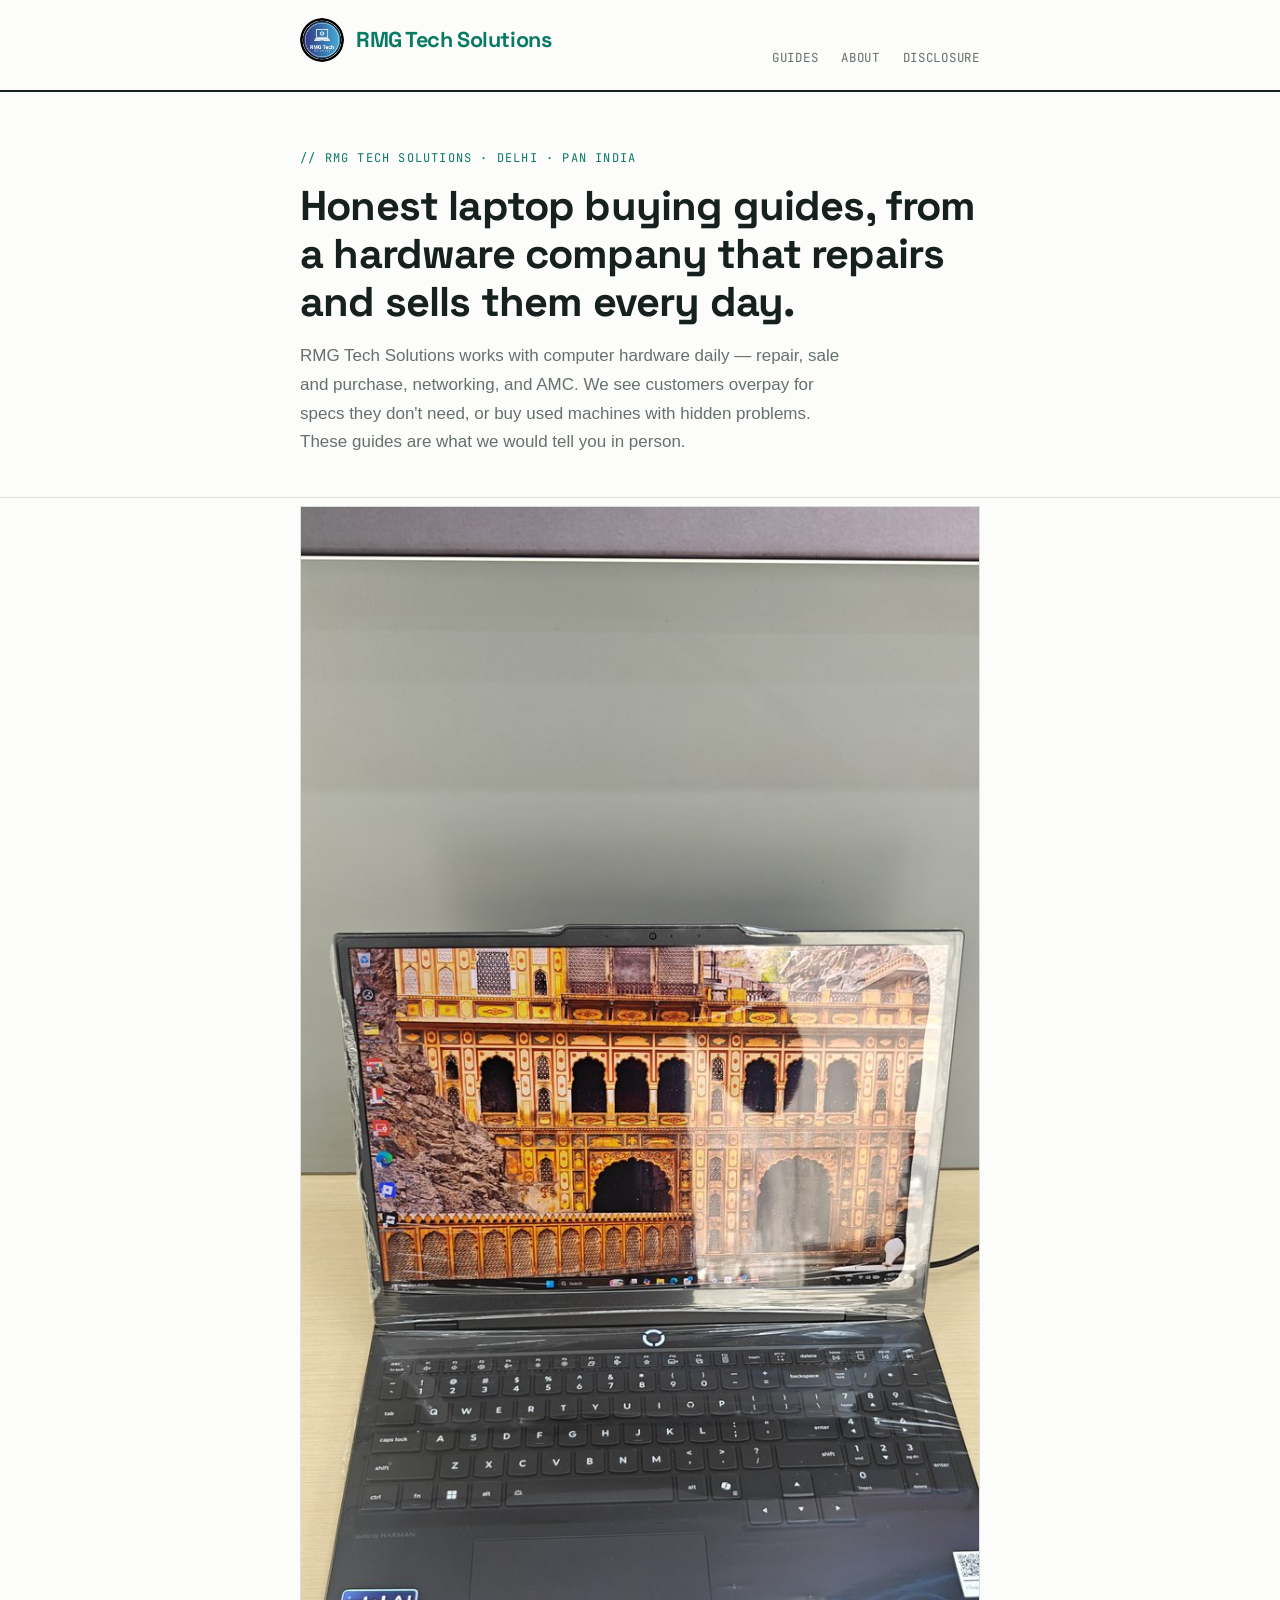
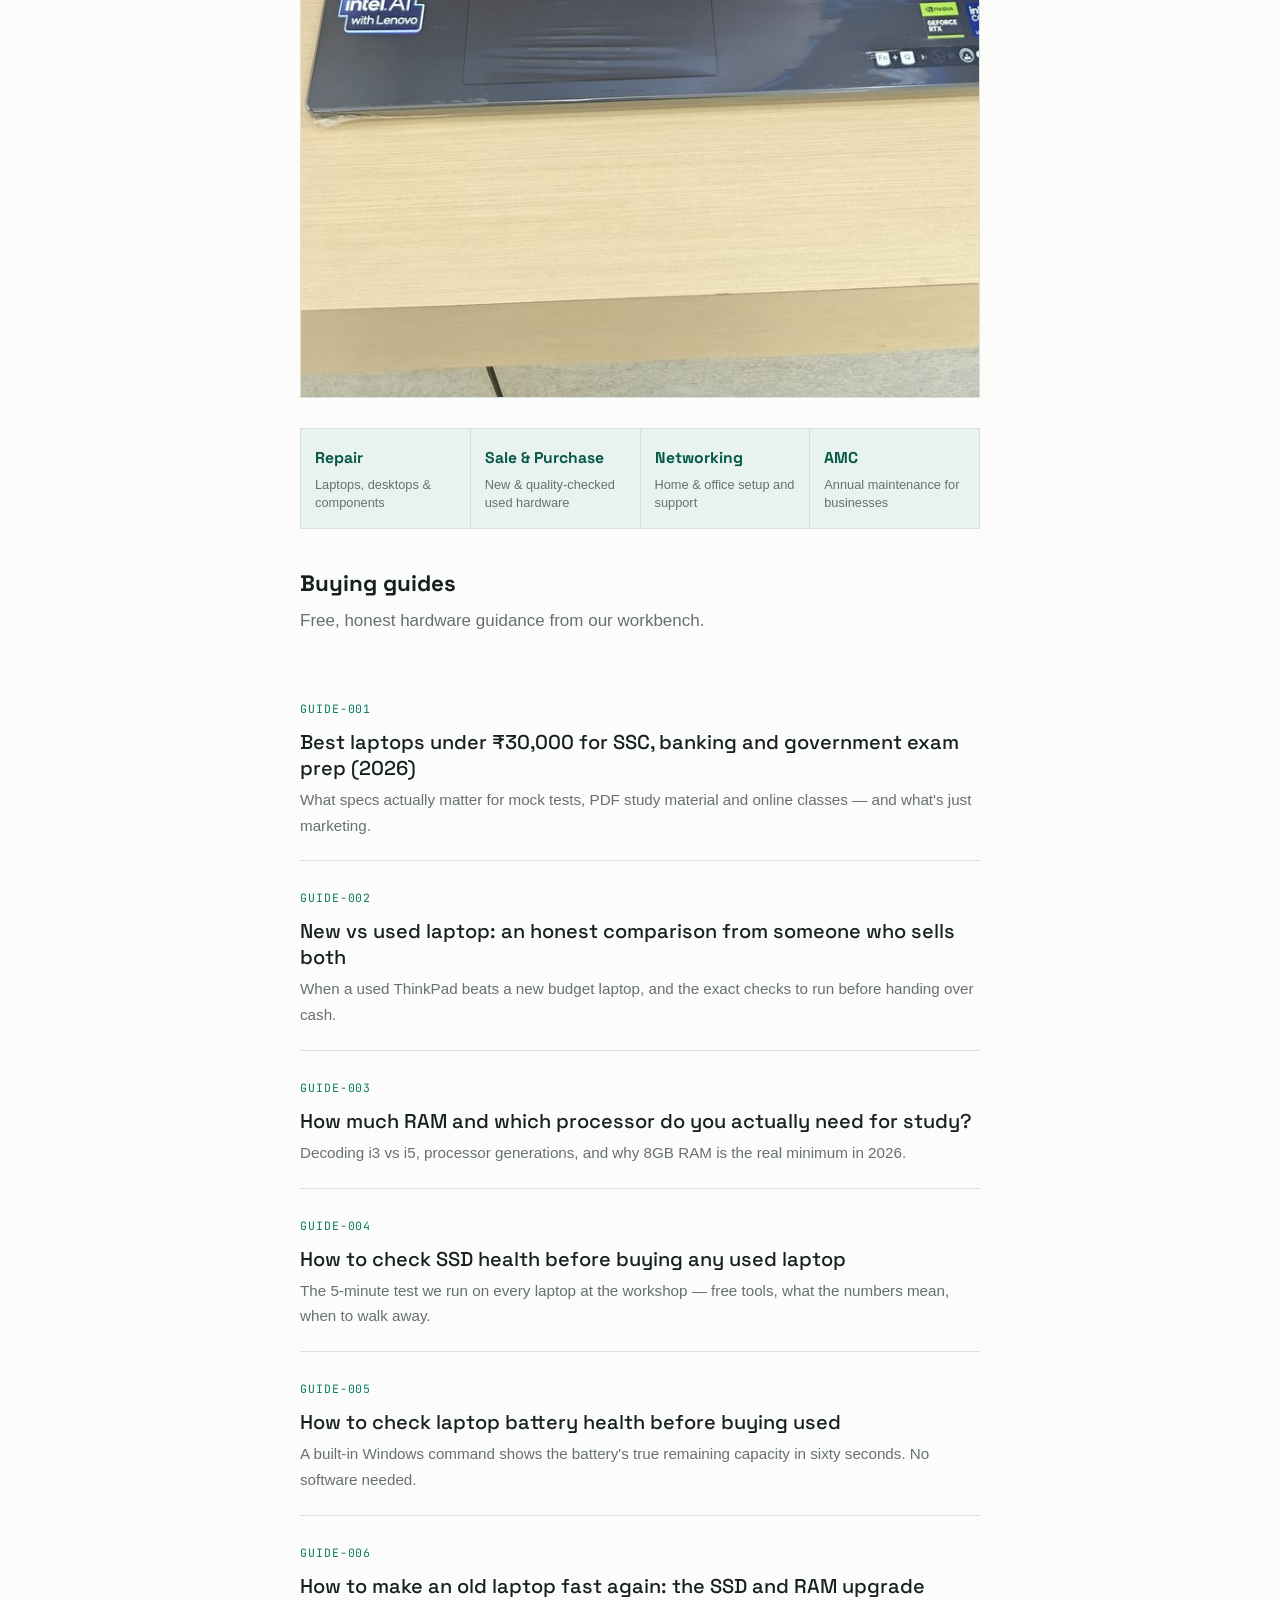
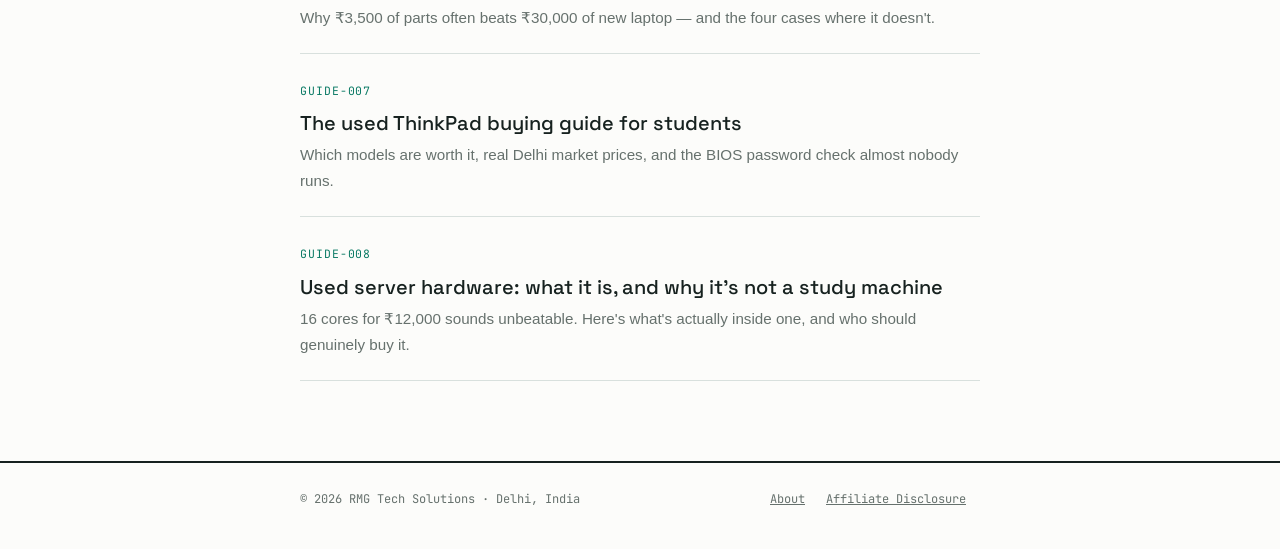
<file: index.html>
<!DOCTYPE html>
<html lang="en">
<head>
<meta charset="UTF-8">
<meta name="viewport" content="width=device-width, initial-scale=1.0">
<title>RMG Tech Solutions — Honest laptop buying guides for exam students</title>
<meta name="description" content="Honest laptop buying guides from RMG Tech Solutions, a Delhi-based hardware company serving PAN India — repair, sales, networking and AMC.">
<link rel="stylesheet" href="style.css">
</head>
<body>

<header>
  <div class="wrap">
    <a class="logo" href="index.html"><img src="rmg-logo.jpg" alt="RMG Tech Solutions" class="logo-img"><span class="logo-text">RMG<span class="accent"> Tech Solutions</span></span></a>
    <nav>
      <a href="index.html">Guides</a>
      <a href="about.html">About</a>
      <a href="disclosure.html">Disclosure</a>
    </nav>
  </div>
</header>

<section class="hero">
  <div class="wrap">
    <div class="kicker">// RMG Tech Solutions · Delhi · PAN India</div>
    <h1>Honest laptop buying guides, from a hardware company that repairs and sells them every day.</h1>
    <p>RMG Tech Solutions works with computer hardware daily — repair, sale and purchase, networking, and AMC. We see customers overpay for specs they don't need, or buy used machines with hidden problems. These guides are what we would tell you in person.</p>
  </div>
</section>

<section class="wrap" style="padding-top:8px;">
  <img src="new-lenovo.jpg" alt="A laptop being checked and set up at the workbench." style="width:100%; height:auto; border:1px solid var(--rule);">
</section>

<section class="wrap" style="padding: 20px 20px 0;">
  <div class="services">
    <div class="svc"><span class="svc-t">Repair</span><span class="svc-d">Laptops, desktops &amp; components</span></div>
    <div class="svc"><span class="svc-t">Sale &amp; Purchase</span><span class="svc-d">New &amp; quality-checked used hardware</span></div>
    <div class="svc"><span class="svc-t">Networking</span><span class="svc-d">Home &amp; office setup and support</span></div>
    <div class="svc"><span class="svc-t">AMC</span><span class="svc-d">Annual maintenance for businesses</span></div>
  </div>
</section>

<section class="wrap" style="padding: 36px 20px 0;">
  <h2 style="font-family:'Space Grotesk',sans-serif; font-size:1.4rem; margin-bottom:4px;">Buying guides</h2>
  <p style="color:var(--meta); margin:0;">Free, honest hardware guidance from our workbench.</p>
</section>

<section class="article-list">

  <div class="wrap">

    <a class="article-card" href="best-laptops-under-30000.html">
      <span class="num">GUIDE-001</span>
      <h2>Best laptops under ₹30,000 for SSC, banking and government exam prep (2026)</h2>
      <p>What specs actually matter for mock tests, PDF study material and online classes — and what's just marketing.</p>
    </a>

    <a class="article-card" href="new-vs-used-laptop.html">
      <span class="num">GUIDE-002</span>
      <h2>New vs used laptop: an honest comparison from someone who sells both</h2>
      <p>When a used ThinkPad beats a new budget laptop, and the exact checks to run before handing over cash.</p>
    </a>

    <a class="article-card" href="how-much-ram-processor.html">
      <span class="num">GUIDE-003</span>
      <h2>How much RAM and which processor do you actually need for study?</h2>
      <p>Decoding i3 vs i5, processor generations, and why 8GB RAM is the real minimum in 2026.</p>
    </a>

    <a class="article-card" href="ssd-health-check.html">
      <span class="num">GUIDE-004</span>
      <h2>How to check SSD health before buying any used laptop</h2>
      <p>The 5-minute test we run on every laptop at the workshop — free tools, what the numbers mean, when to walk away.</p>
    </a>

    <a class="article-card" href="battery-health-check.html">
      <span class="num">GUIDE-005</span>
      <h2>How to check laptop battery health before buying used</h2>
      <p>A built-in Windows command shows the battery's true remaining capacity in sixty seconds. No software needed.</p>
    </a>

    <a class="article-card" href="old-laptop-faster.html">
      <span class="num">GUIDE-006</span>
      <h2>How to make an old laptop fast again: the SSD and RAM upgrade</h2>
      <p>Why ₹3,500 of parts often beats ₹30,000 of new laptop — and the four cases where it doesn't.</p>
    </a>

    <a class="article-card" href="thinkpad-buying-guide.html">
      <span class="num">GUIDE-007</span>
      <h2>The used ThinkPad buying guide for students</h2>
      <p>Which models are worth it, real Delhi market prices, and the BIOS password check almost nobody runs.</p>
    </a>

    <a class="article-card" href="used-server-hardware.html">
      <span class="num">GUIDE-008</span>
      <h2>Used server hardware: what it is, and why it's not a study machine</h2>
      <p>16 cores for ₹12,000 sounds unbeatable. Here's what's actually inside one, and who should genuinely buy it.</p>
    </a>

  </div>
</section>

<footer>
  <div class="wrap">
    <p>© 2026 RMG Tech Solutions · Delhi, India</p>
    <p>
      <a href="about.html">About</a>
      <a href="disclosure.html">Affiliate Disclosure</a>
    </p>
  </div>
</footer>

</body>
</html>
</file>
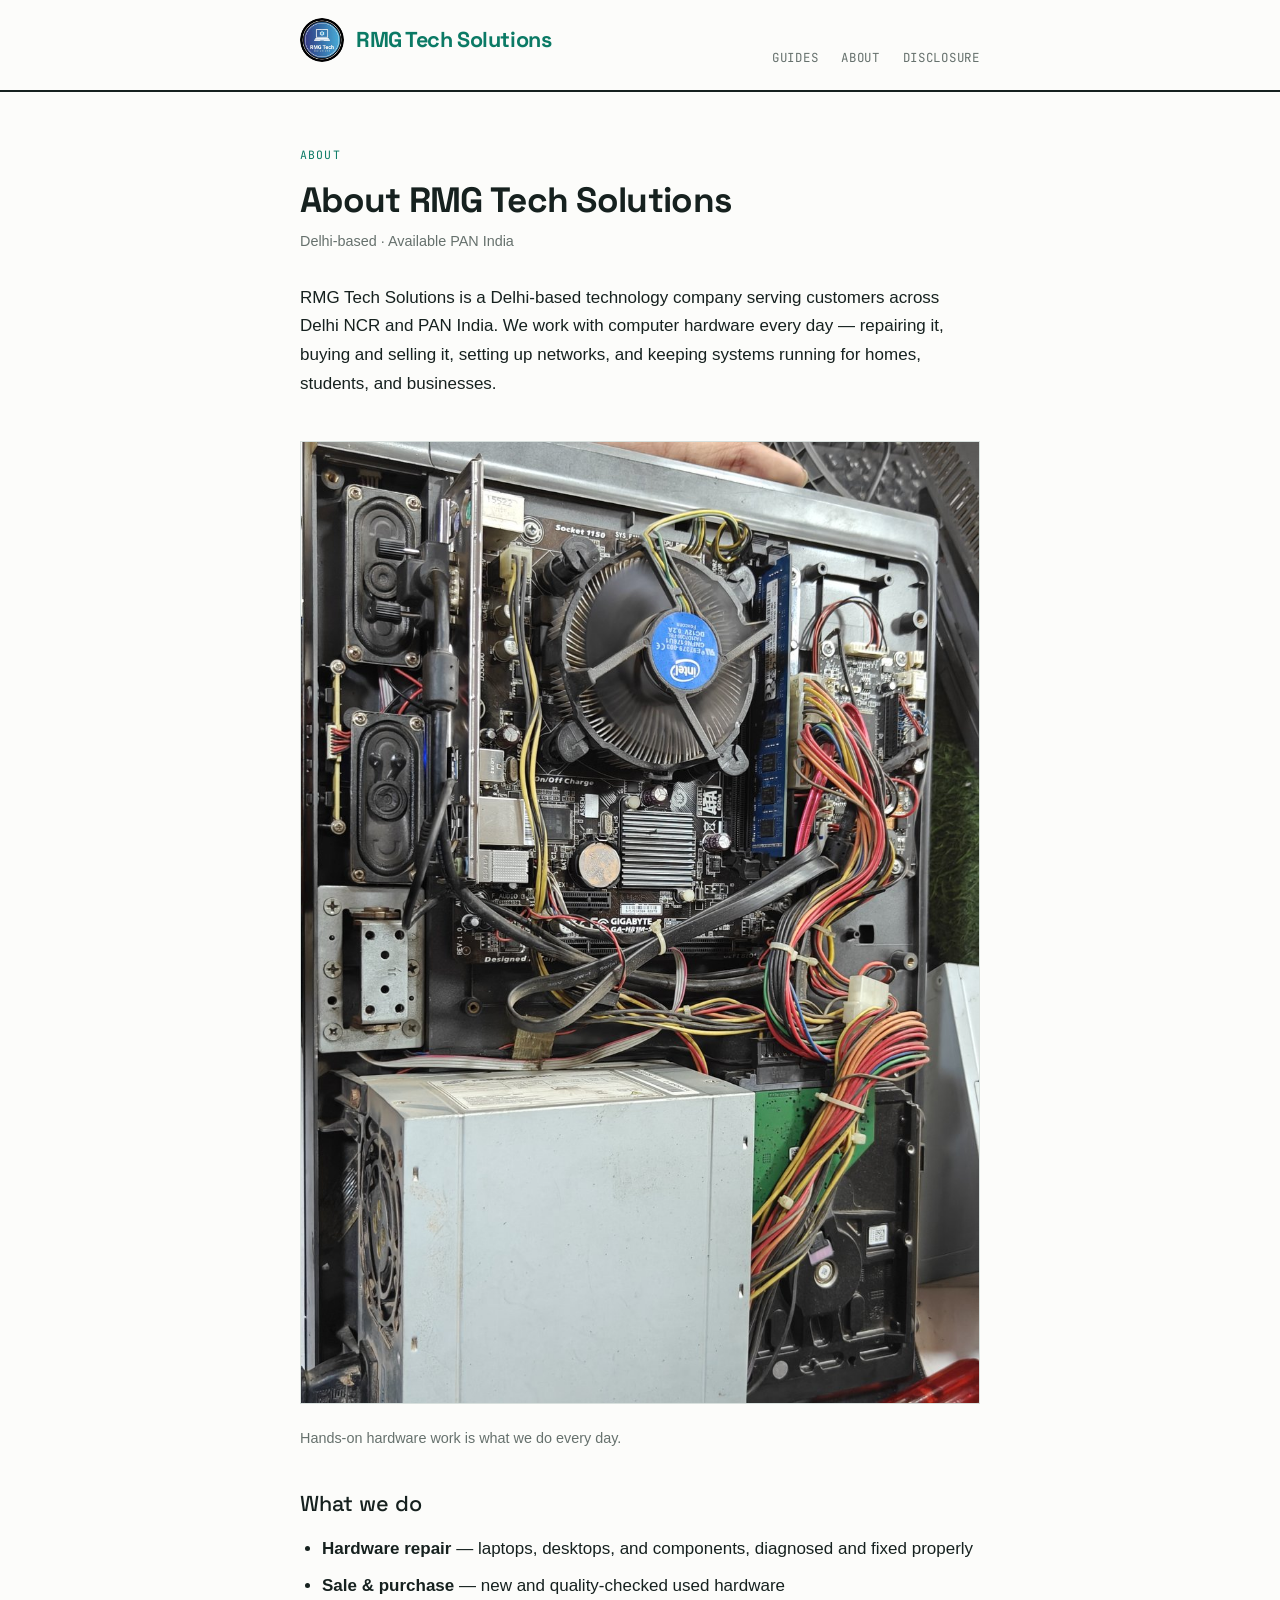
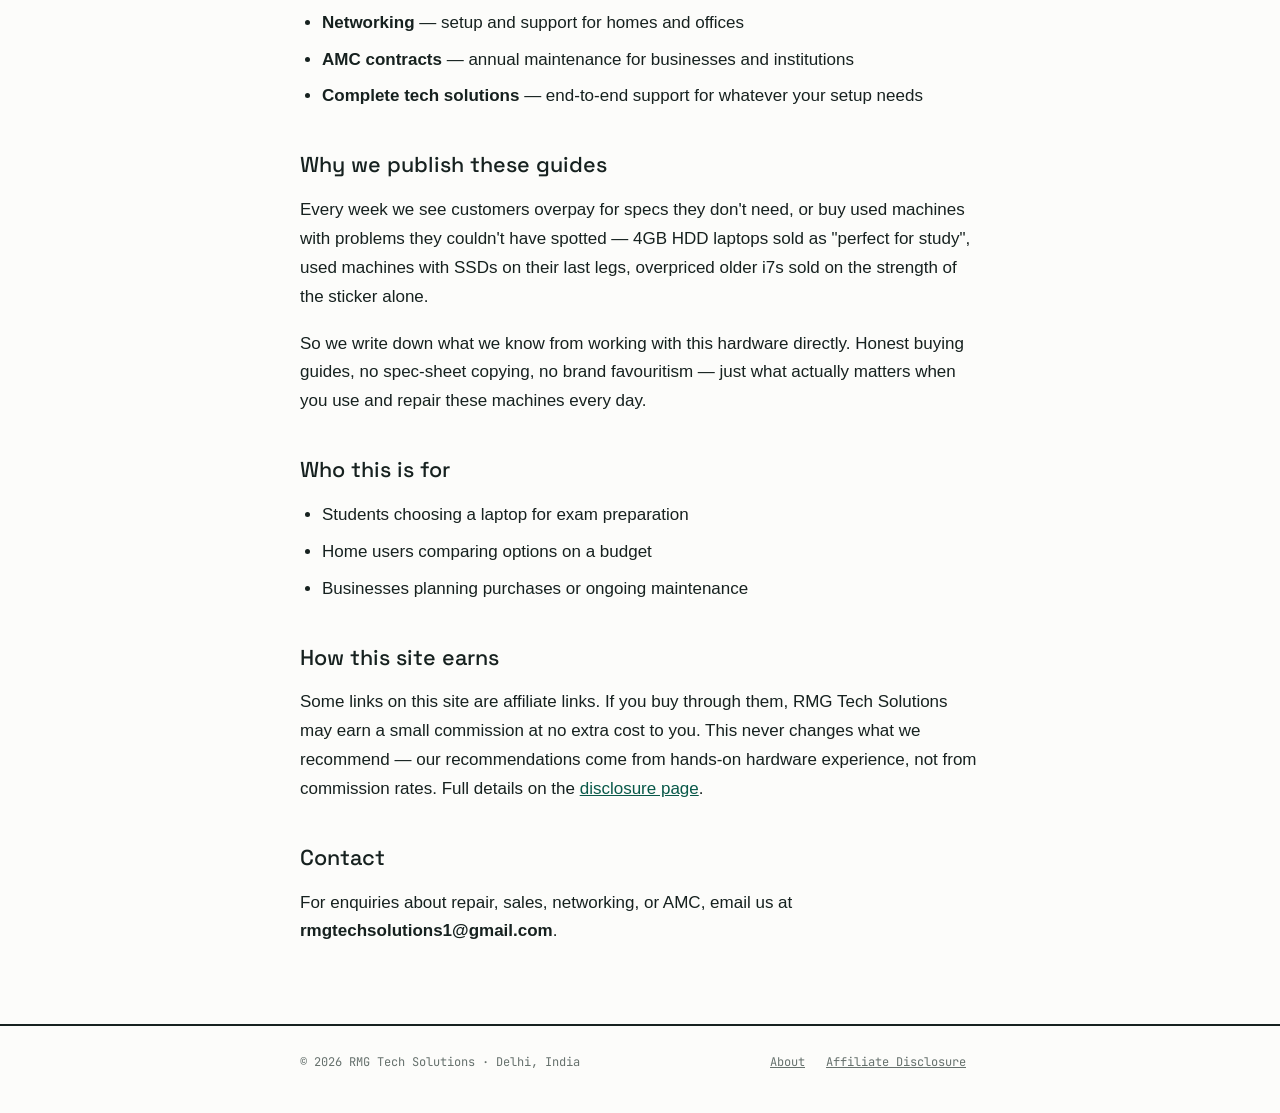
<file: about.html>
<!DOCTYPE html>
<html lang="en">
<head>
<meta charset="UTF-8">
<meta name="viewport" content="width=device-width, initial-scale=1.0">
<title>About — RMG Tech Solutions</title>
<meta name="description" content="About RMG Tech Solutions — a Delhi-based hardware company offering repair, sales, networking and AMC, serving PAN India.">
<link rel="stylesheet" href="style.css">
</head>
<body>

<header>
  <div class="wrap">
    <a class="logo" href="index.html"><img src="rmg-logo.jpg" alt="RMG Tech Solutions" class="logo-img"><span class="logo-text">RMG<span class="accent"> Tech Solutions</span></span></a>
    <nav>
      <a href="index.html">Guides</a>
      <a href="about.html">About</a>
      <a href="disclosure.html">Disclosure</a>
    </nav>
  </div>
</header>

<article>
  <div class="wrap">
    <span class="kicker">ABOUT</span>
    <h1>About RMG Tech Solutions</h1>
    <p class="byline">Delhi-based · Available PAN India</p>

    <p>RMG Tech Solutions is a Delhi-based technology company serving customers across Delhi NCR and PAN India. We work with computer hardware every day — repairing it, buying and selling it, setting up networks, and keeping systems running for homes, students, and businesses.</p>

    <img src="bench-desktop.jpg" alt="An open desktop PC mid-repair on the workbench." style="width:100%; height:auto; margin:24px 0; border:1px solid var(--rule);">
    <p class="byline" style="margin-top:-12px; margin-bottom:28px;">Hands-on hardware work is what we do every day.</p>

    <h2>What we do</h2>
    <ul>
      <li><strong>Hardware repair</strong> — laptops, desktops, and components, diagnosed and fixed properly</li>
      <li><strong>Sale &amp; purchase</strong> — new and quality-checked used hardware</li>
      <li><strong>Networking</strong> — setup and support for homes and offices</li>
      <li><strong>AMC contracts</strong> — annual maintenance for businesses and institutions</li>
      <li><strong>Complete tech solutions</strong> — end-to-end support for whatever your setup needs</li>
    </ul>

    <h2>Why we publish these guides</h2>
    <p>Every week we see customers overpay for specs they don't need, or buy used machines with problems they couldn't have spotted — 4GB HDD laptops sold as "perfect for study", used machines with SSDs on their last legs, overpriced older i7s sold on the strength of the sticker alone.</p>
    <p>So we write down what we know from working with this hardware directly. Honest buying guides, no spec-sheet copying, no brand favouritism — just what actually matters when you use and repair these machines every day.</p>

    <h2>Who this is for</h2>
    <ul>
      <li>Students choosing a laptop for exam preparation</li>
      <li>Home users comparing options on a budget</li>
      <li>Businesses planning purchases or ongoing maintenance</li>
    </ul>

    <h2>How this site earns</h2>
    <p>Some links on this site are affiliate links. If you buy through them, RMG Tech Solutions may earn a small commission at no extra cost to you. This never changes what we recommend — our recommendations come from hands-on hardware experience, not from commission rates. Full details on the <a href="disclosure.html">disclosure page</a>.</p>

    <h2>Contact</h2>
    <p>For enquiries about repair, sales, networking, or AMC, email us at <strong>rmgtechsolutions1@gmail.com</strong>.</p>
  </div>
</article>

<footer>
  <div class="wrap">
    <p>© 2026 RMG Tech Solutions · Delhi, India</p>
    <p>
      <a href="about.html">About</a>
      <a href="disclosure.html">Affiliate Disclosure</a>
    </p>
  </div>
</footer>

</body>
</html>
</file>
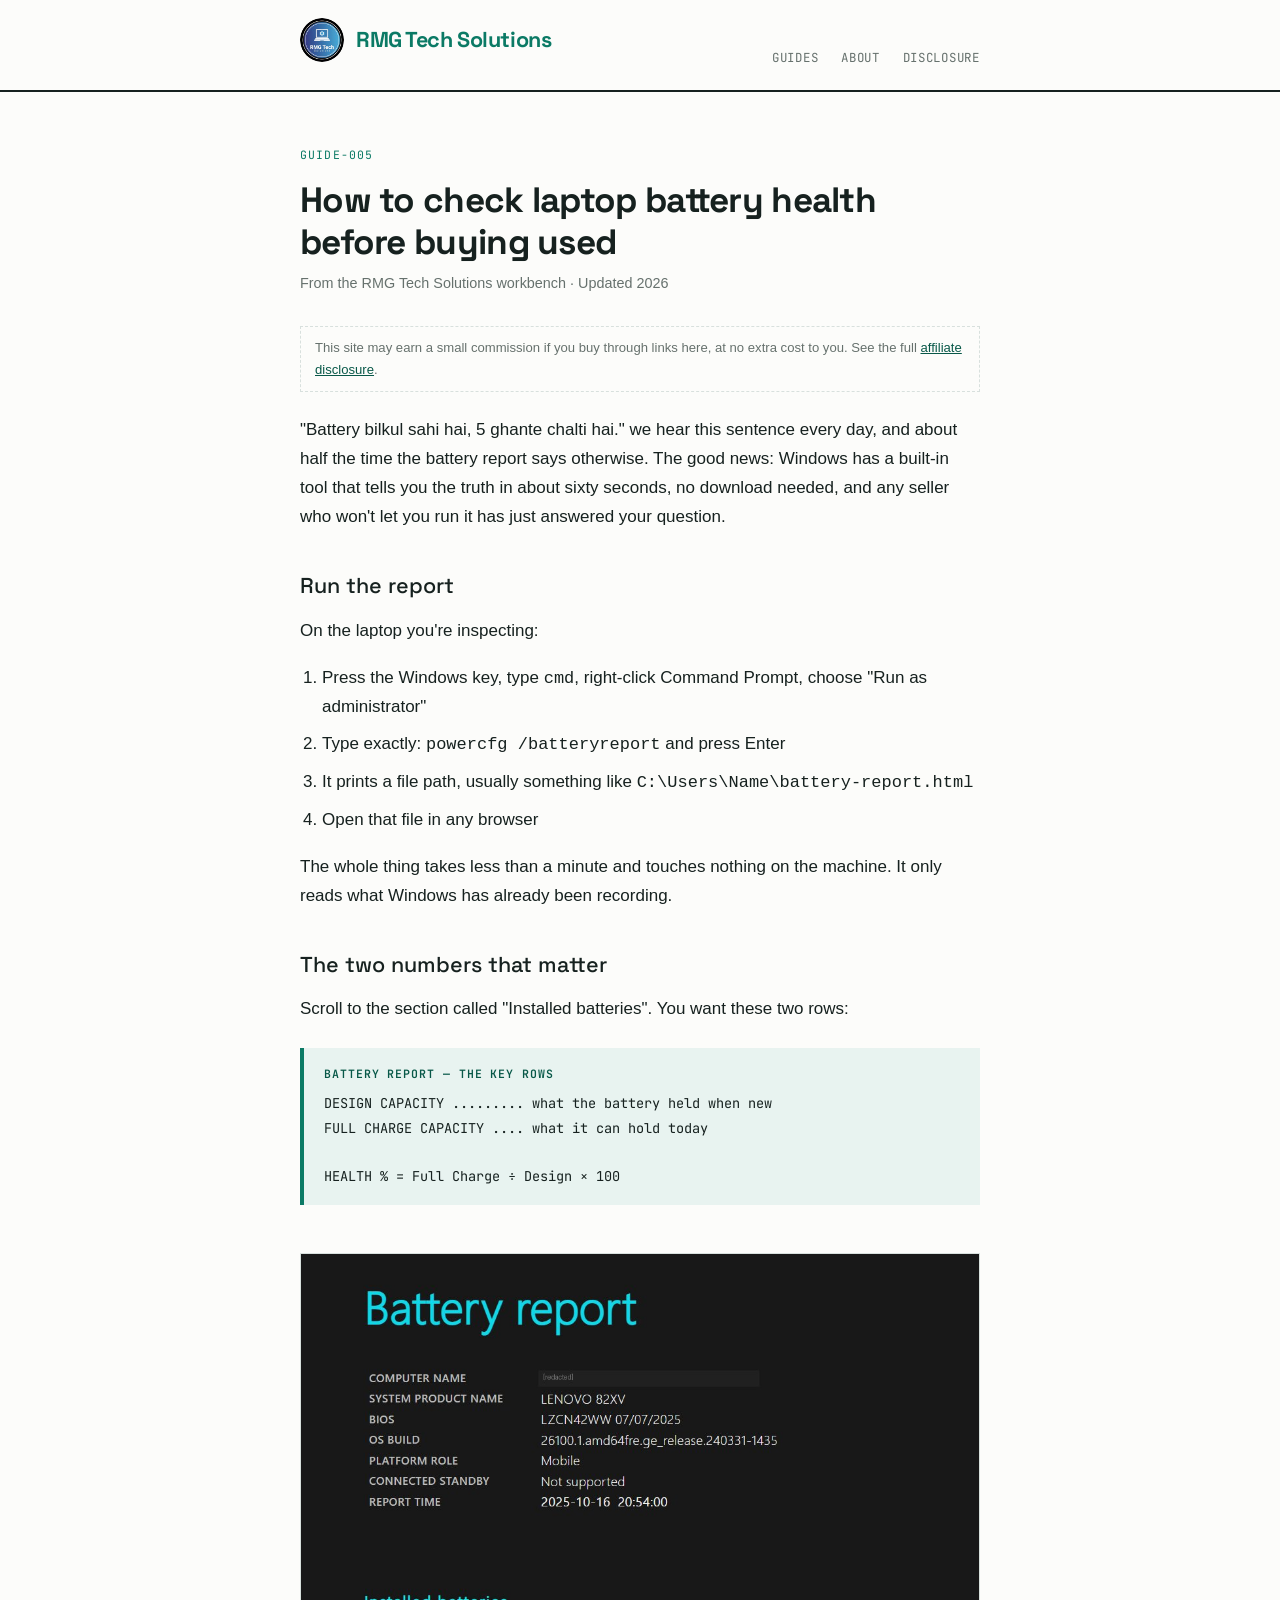
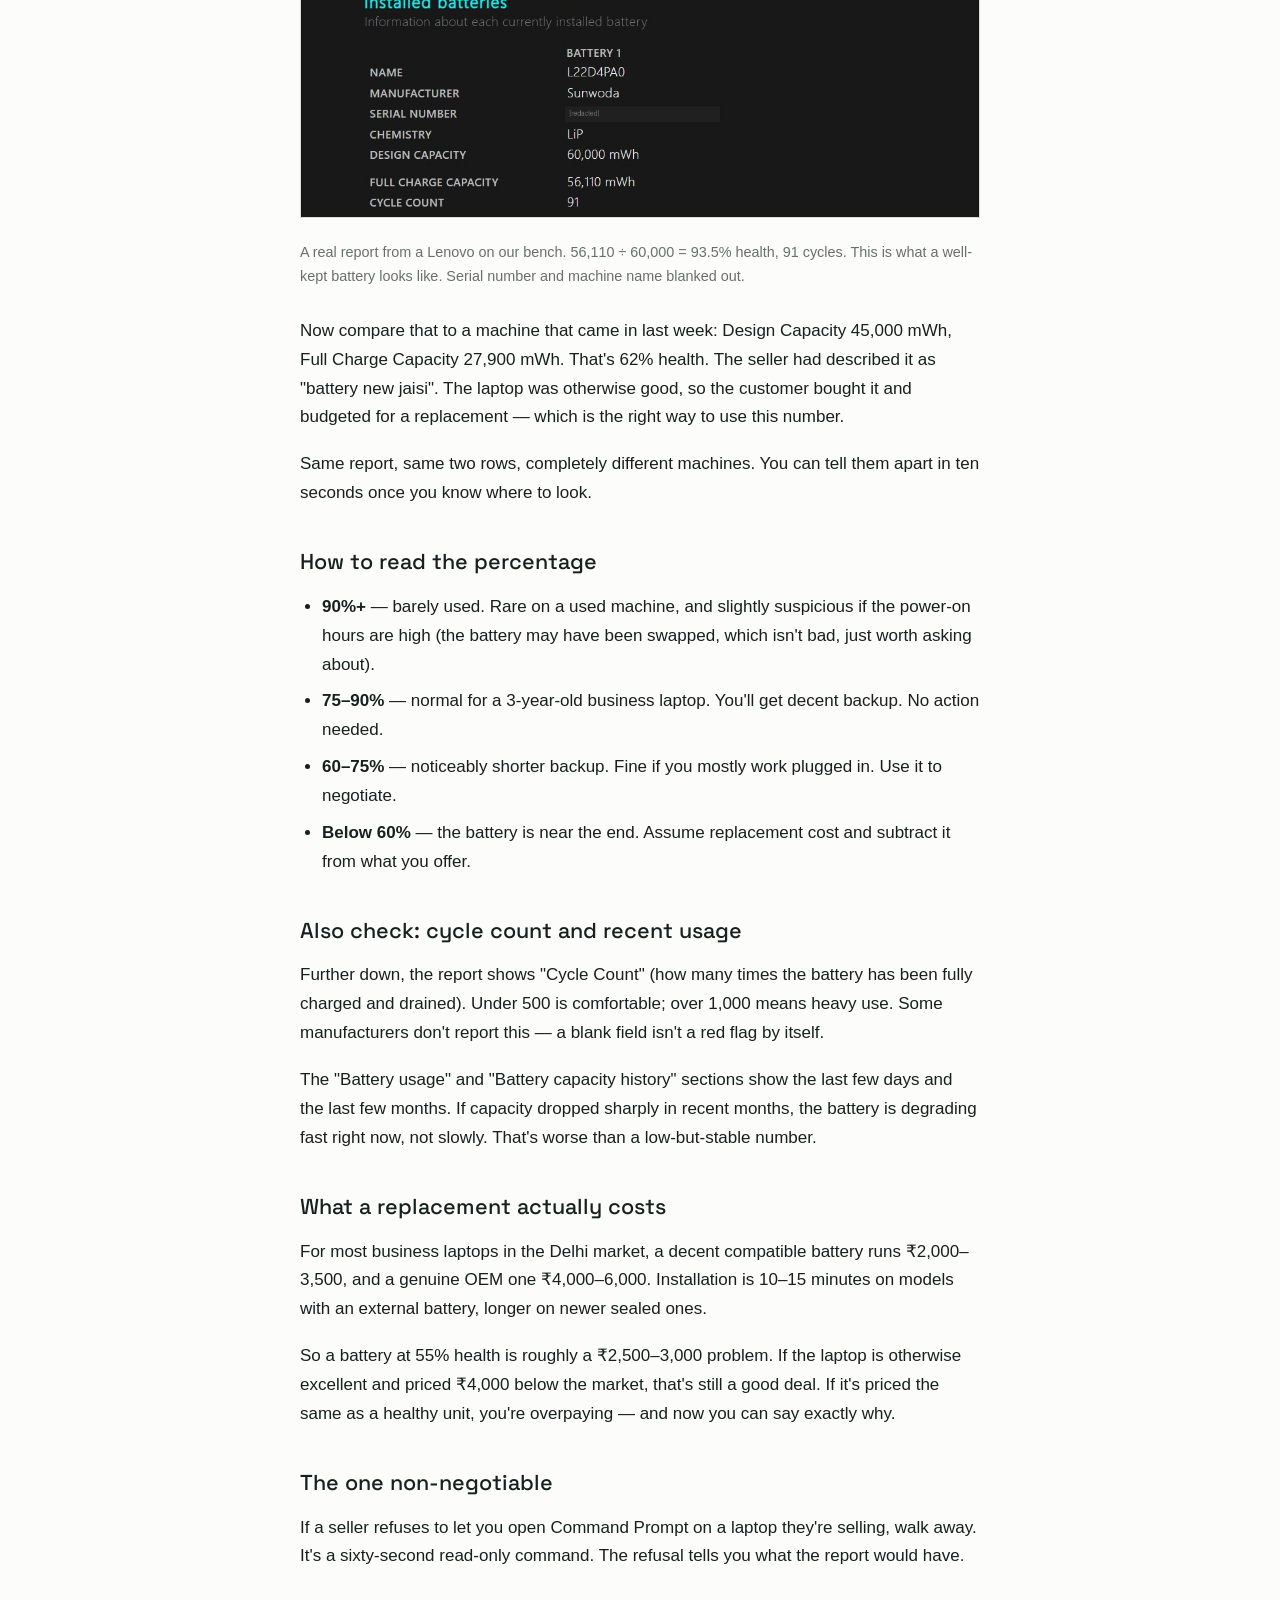
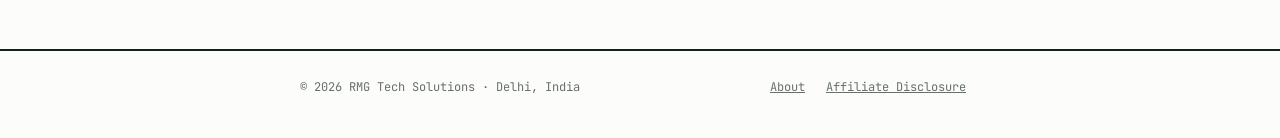
<file: battery-health-check.html>
<!DOCTYPE html>
<html lang="en">
<head>
<meta charset="UTF-8">
<meta name="viewport" content="width=device-width, initial-scale=1.0">
<title>How to check laptop battery health before buying used — RMG Tech Solutions</title>
<meta name="description" content="Use Windows' built-in powercfg battery report to see the true condition of a used laptop's battery before you pay. Step by step, no software needed.">
<link rel="stylesheet" href="style.css">
</head>
<body>

<header>
  <div class="wrap">
    <a class="logo" href="index.html"><img src="rmg-logo.jpg" alt="RMG Tech Solutions" class="logo-img"><span class="logo-text">RMG<span class="accent"> Tech Solutions</span></span></a>
    <nav>
      <a href="index.html">Guides</a>
      <a href="about.html">About</a>
      <a href="disclosure.html">Disclosure</a>
    </nav>
  </div>
</header>

<article>
  <div class="wrap">
    <span class="kicker">GUIDE-005</span>
    <h1>How to check laptop battery health before buying used</h1>
    <p class="byline">From the RMG Tech Solutions workbench · Updated 2026</p>

    <div class="disclosure-note">This site may earn a small commission if you buy through links here, at no extra cost to you. See the full <a href="disclosure.html">affiliate disclosure</a>.</div>

    <p>"Battery bilkul sahi hai, 5 ghante chalti hai." we hear this sentence every day, and about half the time the battery report says otherwise. The good news: Windows has a built-in tool that tells you the truth in about sixty seconds, no download needed, and any seller who won't let you run it has just answered your question.</p>

    <h2>Run the report</h2>
    <p>On the laptop you're inspecting:</p>
    <ol>
      <li>Press the Windows key, type <code>cmd</code>, right-click Command Prompt, choose "Run as administrator"</li>
      <li>Type exactly: <code>powercfg /batteryreport</code> and press Enter</li>
      <li>It prints a file path, usually something like <code>C:\Users\Name\battery-report.html</code></li>
      <li>Open that file in any browser</li>
    </ol>
    <p>The whole thing takes less than a minute and touches nothing on the machine. It only reads what Windows has already been recording.</p>

    <h2>The two numbers that matter</h2>
    <p>Scroll to the section called "Installed batteries". You want these two rows:</p>

    <div class="spec-strip"><span class="label">Battery report — the key rows</span>DESIGN CAPACITY ......... what the battery held when new
FULL CHARGE CAPACITY .... what it can hold today

HEALTH % = Full Charge ÷ Design × 100</div>

    <img src="battery-report.jpg" alt="A Windows battery report showing Design Capacity of 60,000 mWh and Full Charge Capacity of 56,110 mWh, with a cycle count of 91." style="width:100%; height:auto; margin:24px 0; border:1px solid var(--rule);">

    <p class="byline" style="margin-top:-12px; margin-bottom:28px;">A real report from a Lenovo on our bench. 56,110 ÷ 60,000 = 93.5% health, 91 cycles. This is what a well-kept battery looks like. Serial number and machine name blanked out.</p>

    <p>Now compare that to a machine that came in last week: Design Capacity 45,000 mWh, Full Charge Capacity 27,900 mWh. That's 62% health. The seller had described it as "battery new jaisi". The laptop was otherwise good, so the customer bought it and budgeted for a replacement — which is the right way to use this number.</p>

    <p>Same report, same two rows, completely different machines. You can tell them apart in ten seconds once you know where to look.</p>

    <h2>How to read the percentage</h2>
    <ul>
      <li><strong>90%+</strong> — barely used. Rare on a used machine, and slightly suspicious if the power-on hours are high (the battery may have been swapped, which isn't bad, just worth asking about).</li>
      <li><strong>75–90%</strong> — normal for a 3-year-old business laptop. You'll get decent backup. No action needed.</li>
      <li><strong>60–75%</strong> — noticeably shorter backup. Fine if you mostly work plugged in. Use it to negotiate.</li>
      <li><strong>Below 60%</strong> — the battery is near the end. Assume replacement cost and subtract it from what you offer.</li>
    </ul>

    <h2>Also check: cycle count and recent usage</h2>
    <p>Further down, the report shows "Cycle Count" (how many times the battery has been fully charged and drained). Under 500 is comfortable; over 1,000 means heavy use. Some manufacturers don't report this — a blank field isn't a red flag by itself.</p>
    <p>The "Battery usage" and "Battery capacity history" sections show the last few days and the last few months. If capacity dropped sharply in recent months, the battery is degrading fast right now, not slowly. That's worse than a low-but-stable number.</p>

    <h2>What a replacement actually costs</h2>
    <p>For most business laptops in the Delhi market, a decent compatible battery runs ₹2,000–3,500, and a genuine OEM one ₹4,000–6,000. Installation is 10–15 minutes on models with an external battery, longer on newer sealed ones.</p>
    <p>So a battery at 55% health is roughly a ₹2,500–3,000 problem. If the laptop is otherwise excellent and priced ₹4,000 below the market, that's still a good deal. If it's priced the same as a healthy unit, you're overpaying — and now you can say exactly why.</p>

    <h2>The one non-negotiable</h2>
    <p>If a seller refuses to let you open Command Prompt on a laptop they're selling, walk away. It's a sixty-second read-only command. The refusal tells you what the report would have.</p>
  </div>
</article>

<footer>
  <div class="wrap">
    <p>© 2026 RMG Tech Solutions · Delhi, India</p>
    <p>
      <a href="about.html">About</a>
      <a href="disclosure.html">Affiliate Disclosure</a>
    </p>
  </div>
</footer>

</body>
</html>
</file>
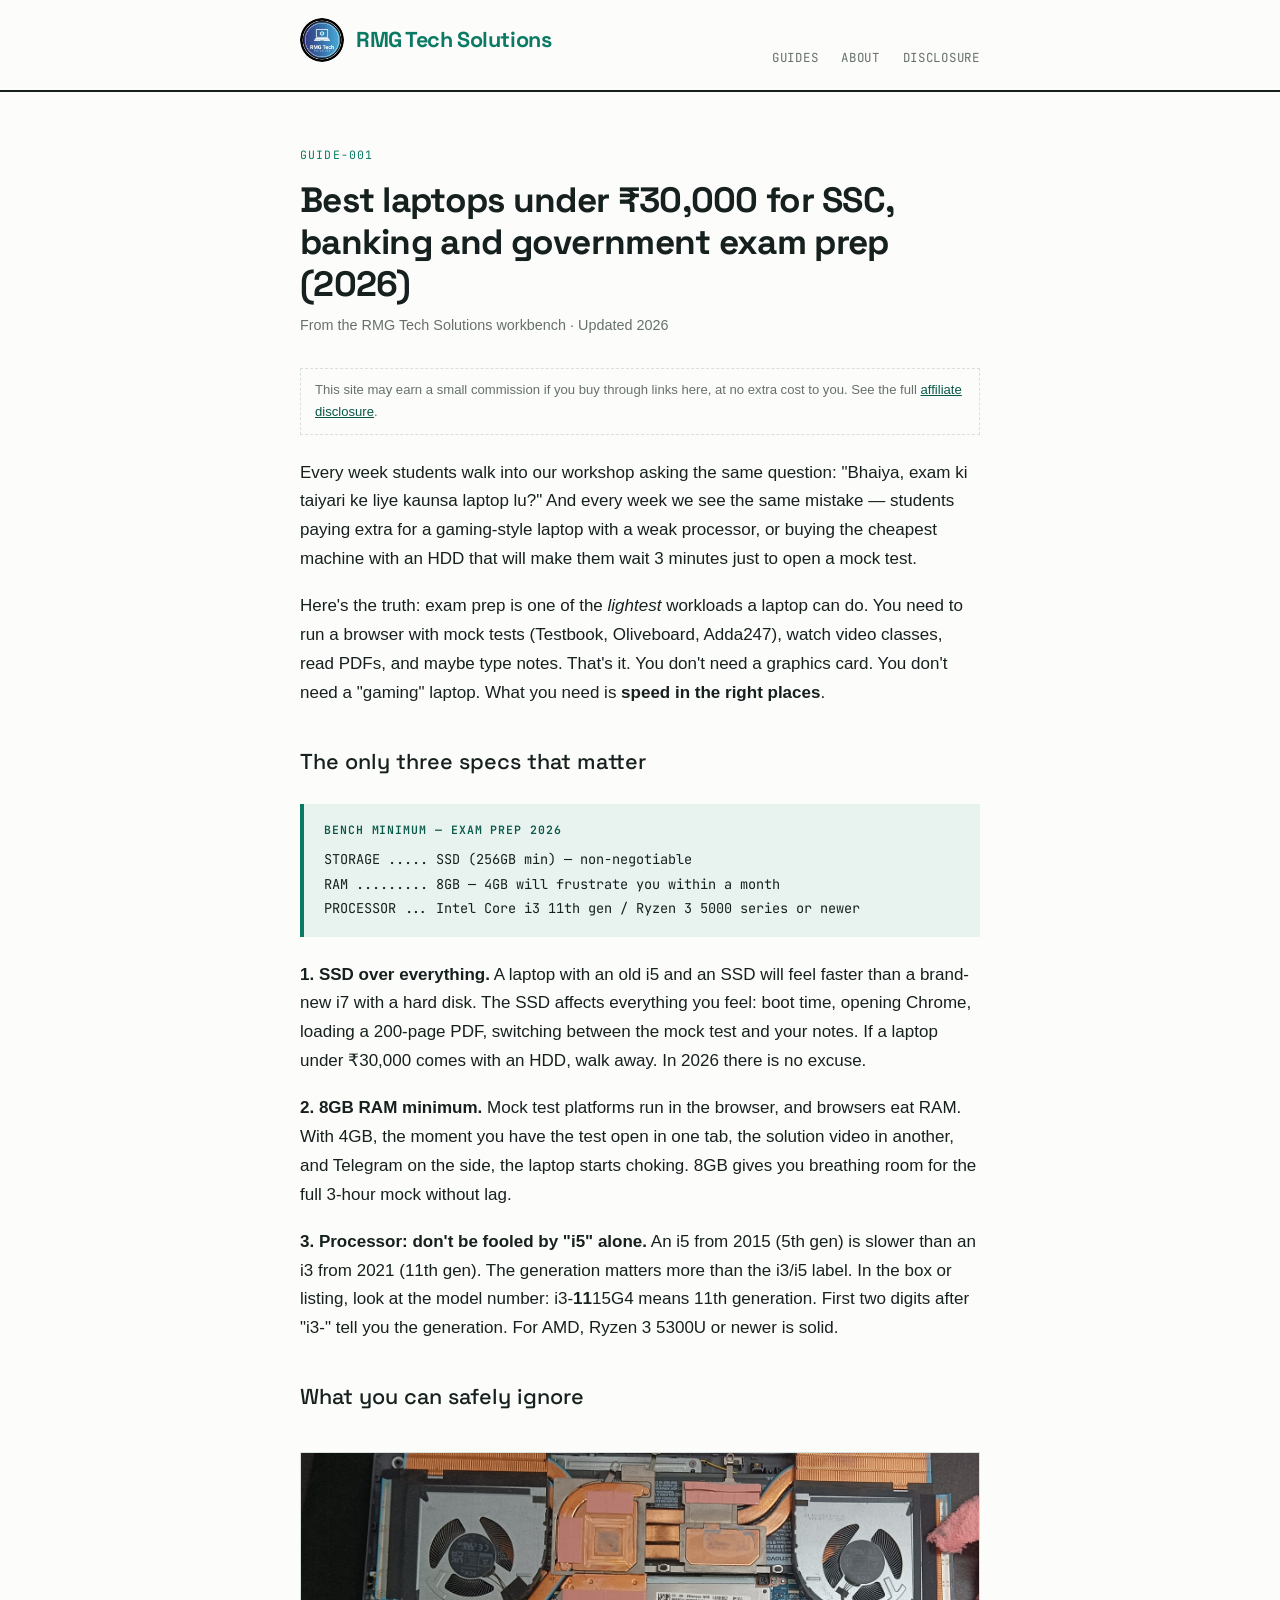
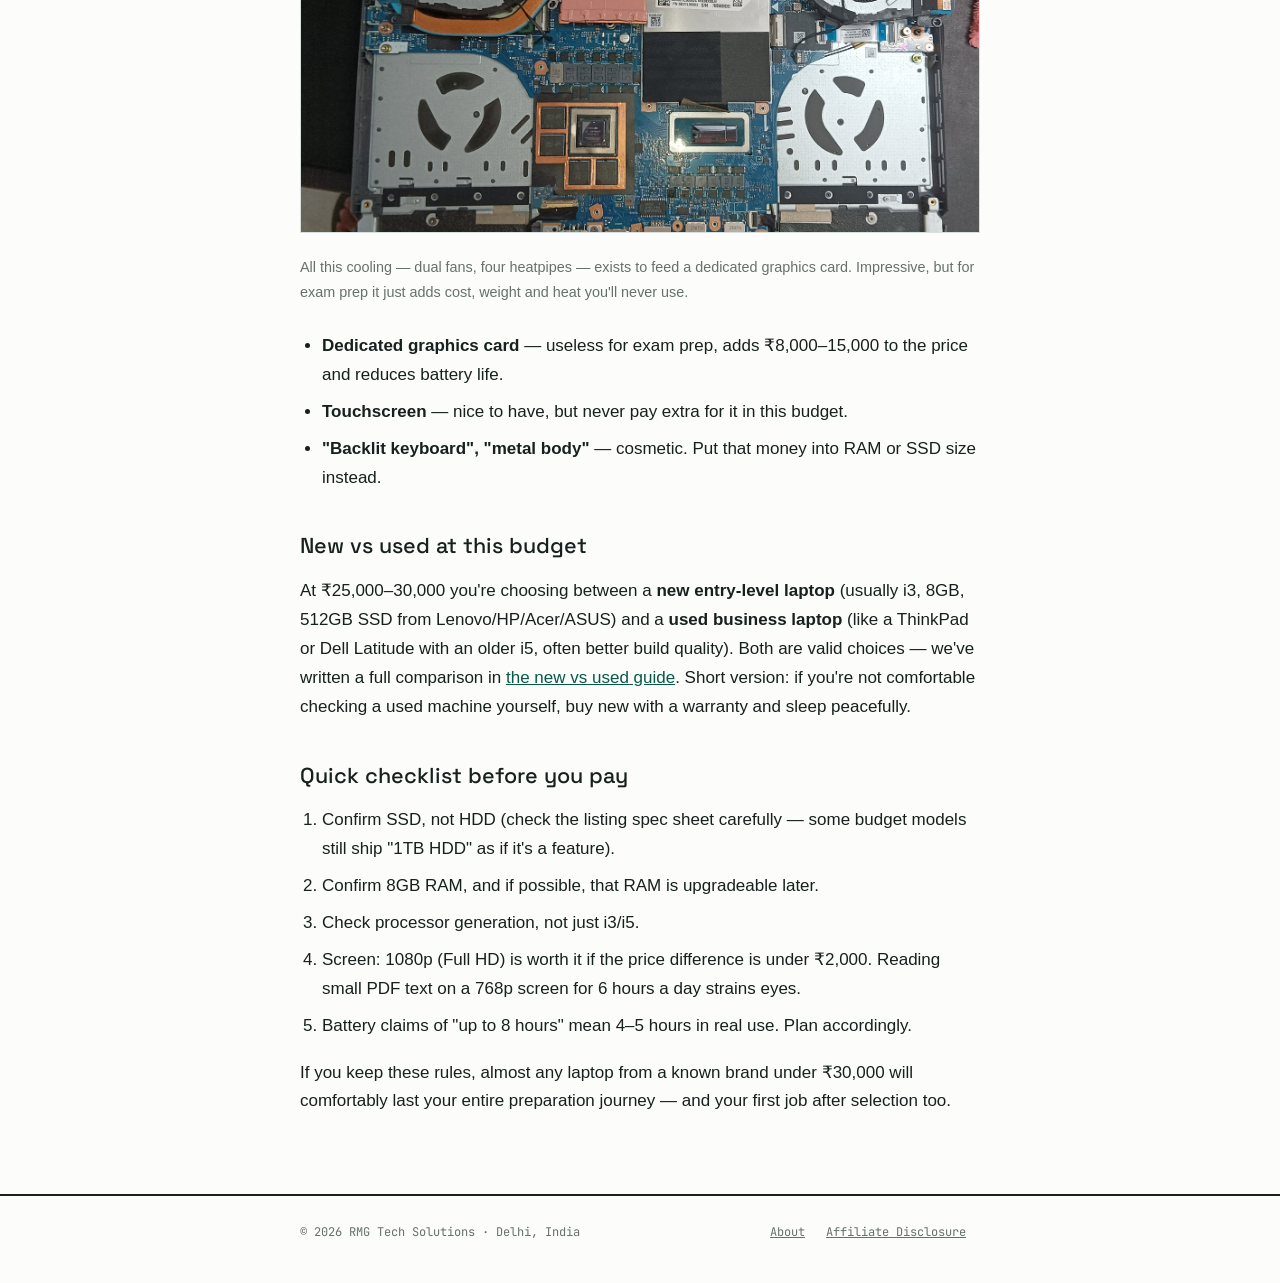
<file: best-laptops-under-30000.html>
<!DOCTYPE html>
<html lang="en">
<head>
<meta charset="UTF-8">
<meta name="viewport" content="width=device-width, initial-scale=1.0">
<title>Best laptops under ₹30,000 for exam prep (2026) — RMG Tech Solutions</title>
<meta name="description" content="What laptop specs actually matter for SSC, banking and government exam preparation under ₹30,000 — from a working Delhi hardware technician.">
<link rel="stylesheet" href="style.css">
</head>
<body>

<header>
  <div class="wrap">
    <a class="logo" href="index.html"><img src="rmg-logo.jpg" alt="RMG Tech Solutions" class="logo-img"><span class="logo-text">RMG<span class="accent"> Tech Solutions</span></span></a>
    <nav>
      <a href="index.html">Guides</a>
      <a href="about.html">About</a>
      <a href="disclosure.html">Disclosure</a>
    </nav>
  </div>
</header>

<article>
  <div class="wrap">
    <span class="kicker">GUIDE-001</span>
    <h1>Best laptops under ₹30,000 for SSC, banking and government exam prep (2026)</h1>
    <p class="byline">From the RMG Tech Solutions workbench · Updated 2026</p>

    <div class="disclosure-note">This site may earn a small commission if you buy through links here, at no extra cost to you. See the full <a href="disclosure.html">affiliate disclosure</a>.</div>

    <p>Every week students walk into our workshop asking the same question: "Bhaiya, exam ki taiyari ke liye kaunsa laptop lu?" And every week we see the same mistake — students paying extra for a gaming-style laptop with a weak processor, or buying the cheapest machine with an HDD that will make them wait 3 minutes just to open a mock test.</p>

    <p>Here's the truth: exam prep is one of the <em>lightest</em> workloads a laptop can do. You need to run a browser with mock tests (Testbook, Oliveboard, Adda247), watch video classes, read PDFs, and maybe type notes. That's it. You don't need a graphics card. You don't need a "gaming" laptop. What you need is <strong>speed in the right places</strong>.</p>

    <h2>The only three specs that matter</h2>

    <div class="spec-strip"><span class="label">Bench minimum — exam prep 2026</span>STORAGE ..... SSD (256GB min) — non-negotiable
RAM ......... 8GB — 4GB will frustrate you within a month
PROCESSOR ... Intel Core i3 11th gen / Ryzen 3 5000 series or newer</div>

    <p><strong>1. SSD over everything.</strong> A laptop with an old i5 and an SSD will feel faster than a brand-new i7 with a hard disk. The SSD affects everything you feel: boot time, opening Chrome, loading a 200-page PDF, switching between the mock test and your notes. If a laptop under ₹30,000 comes with an HDD, walk away. In 2026 there is no excuse.</p>

    <p><strong>2. 8GB RAM minimum.</strong> Mock test platforms run in the browser, and browsers eat RAM. With 4GB, the moment you have the test open in one tab, the solution video in another, and Telegram on the side, the laptop starts choking. 8GB gives you breathing room for the full 3-hour mock without lag.</p>

    <p><strong>3. Processor: don't be fooled by "i5" alone.</strong> An i5 from 2015 (5th gen) is slower than an i3 from 2021 (11th gen). The generation matters more than the i3/i5 label. In the box or listing, look at the model number: i3-<strong>11</strong>15G4 means 11th generation. First two digits after "i3-" tell you the generation. For AMD, Ryzen 3 5300U or newer is solid.</p>

    <h2>What you can safely ignore</h2>

    <img src="gaming-internals.jpg" alt="The inside of a gaming laptop showing dual fans, four copper heatpipes, and a dedicated NVIDIA graphics chip alongside the processor." style="width:100%; height:auto; margin:24px 0; border:1px solid var(--rule);">
    <p class="byline" style="margin-top:-12px; margin-bottom:28px;">All this cooling — dual fans, four heatpipes — exists to feed a dedicated graphics card. Impressive, but for exam prep it just adds cost, weight and heat you'll never use.</p>
    <ul>
      <li><strong>Dedicated graphics card</strong> — useless for exam prep, adds ₹8,000–15,000 to the price and reduces battery life.</li>
      <li><strong>Touchscreen</strong> — nice to have, but never pay extra for it in this budget.</li>
      <li><strong>"Backlit keyboard", "metal body"</strong> — cosmetic. Put that money into RAM or SSD size instead.</li>
    </ul>

    <h2>New vs used at this budget</h2>
    <p>At ₹25,000–30,000 you're choosing between a <strong>new entry-level laptop</strong> (usually i3, 8GB, 512GB SSD from Lenovo/HP/Acer/ASUS) and a <strong>used business laptop</strong> (like a ThinkPad or Dell Latitude with an older i5, often better build quality). Both are valid choices — we've written a full comparison in <a href="new-vs-used-laptop.html">the new vs used guide</a>. Short version: if you're not comfortable checking a used machine yourself, buy new with a warranty and sleep peacefully.</p>

    <h2>Quick checklist before you pay</h2>
    <ol>
      <li>Confirm SSD, not HDD (check the listing spec sheet carefully — some budget models still ship "1TB HDD" as if it's a feature).</li>
      <li>Confirm 8GB RAM, and if possible, that RAM is upgradeable later.</li>
      <li>Check processor generation, not just i3/i5.</li>
      <li>Screen: 1080p (Full HD) is worth it if the price difference is under ₹2,000. Reading small PDF text on a 768p screen for 6 hours a day strains eyes.</li>
      <li>Battery claims of "up to 8 hours" mean 4–5 hours in real use. Plan accordingly.</li>
    </ol>

    <p>If you keep these rules, almost any laptop from a known brand under ₹30,000 will comfortably last your entire preparation journey — and your first job after selection too.</p>
  </div>
</article>

<footer>
  <div class="wrap">
    <p>© 2026 RMG Tech Solutions · Delhi, India</p>
    <p>
      <a href="about.html">About</a>
      <a href="disclosure.html">Affiliate Disclosure</a>
    </p>
  </div>
</footer>

</body>
</html>
</file>
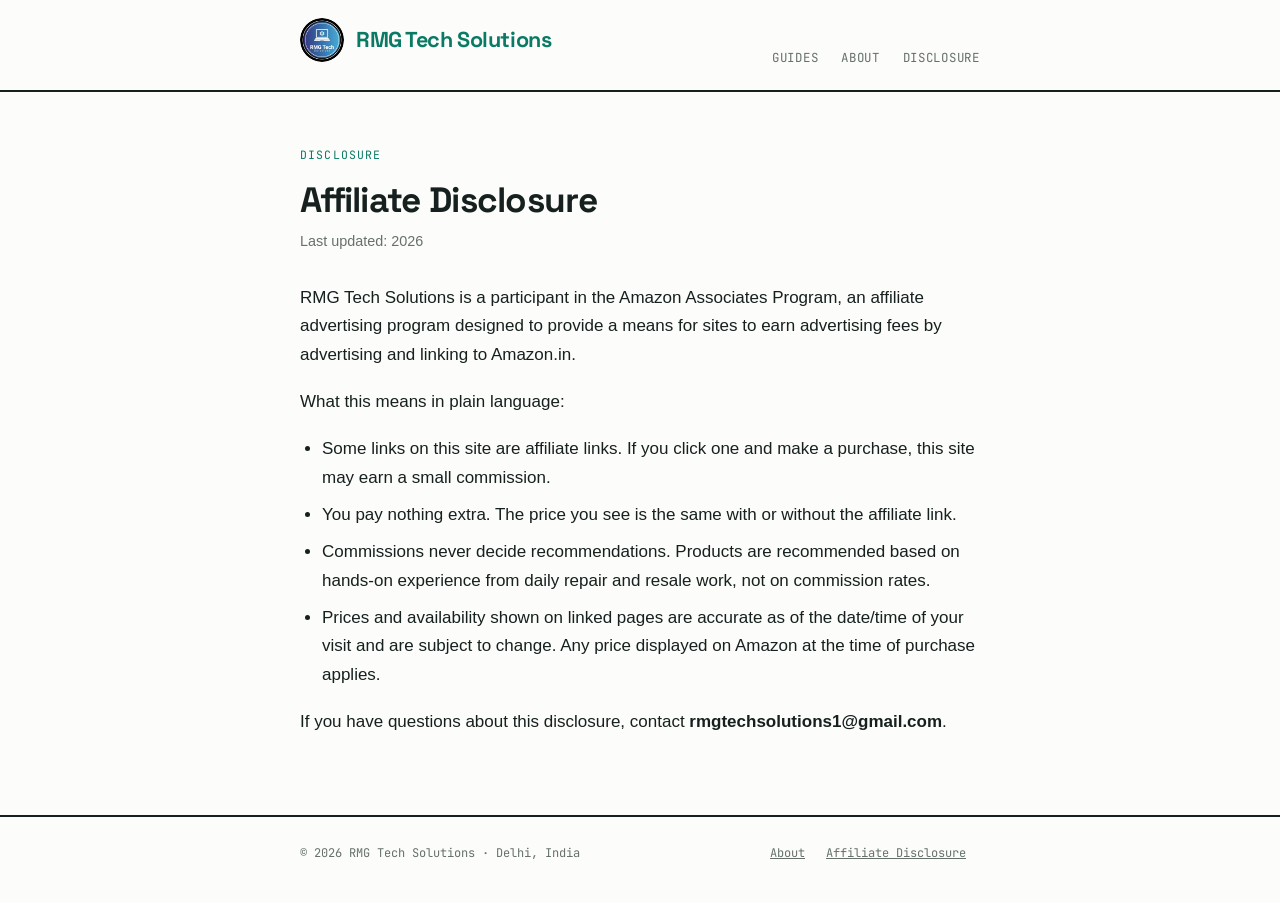
<file: disclosure.html>
<!DOCTYPE html>
<html lang="en">
<head>
<meta charset="UTF-8">
<meta name="viewport" content="width=device-width, initial-scale=1.0">
<title>Affiliate Disclosure — RMG Tech Solutions</title>
<meta name="description" content="Affiliate disclosure for RMG Tech Solutions.">
<link rel="stylesheet" href="style.css">
</head>
<body>

<header>
  <div class="wrap">
    <a class="logo" href="index.html"><img src="rmg-logo.jpg" alt="RMG Tech Solutions" class="logo-img"><span class="logo-text">RMG<span class="accent"> Tech Solutions</span></span></a>
    <nav>
      <a href="index.html">Guides</a>
      <a href="about.html">About</a>
      <a href="disclosure.html">Disclosure</a>
    </nav>
  </div>
</header>

<article>
  <div class="wrap">
    <span class="kicker">DISCLOSURE</span>
    <h1>Affiliate Disclosure</h1>
    <p class="byline">Last updated: 2026</p>

    <p>RMG Tech Solutions is a participant in the Amazon Associates Program, an affiliate advertising program designed to provide a means for sites to earn advertising fees by advertising and linking to Amazon.in.</p>

    <p>What this means in plain language:</p>
    <ul>
      <li>Some links on this site are affiliate links. If you click one and make a purchase, this site may earn a small commission.</li>
      <li>You pay nothing extra. The price you see is the same with or without the affiliate link.</li>
      <li>Commissions never decide recommendations. Products are recommended based on hands-on experience from daily repair and resale work, not on commission rates.</li>
      <li>Prices and availability shown on linked pages are accurate as of the date/time of your visit and are subject to change. Any price displayed on Amazon at the time of purchase applies.</li>
    </ul>

    <p>If you have questions about this disclosure, contact <strong>rmgtechsolutions1@gmail.com</strong>.</p>
  </div>
</article>

<footer>
  <div class="wrap">
    <p>© 2026 RMG Tech Solutions · Delhi, India</p>
    <p>
      <a href="about.html">About</a>
      <a href="disclosure.html">Affiliate Disclosure</a>
    </p>
  </div>
</footer>

</body>
</html>
</file>
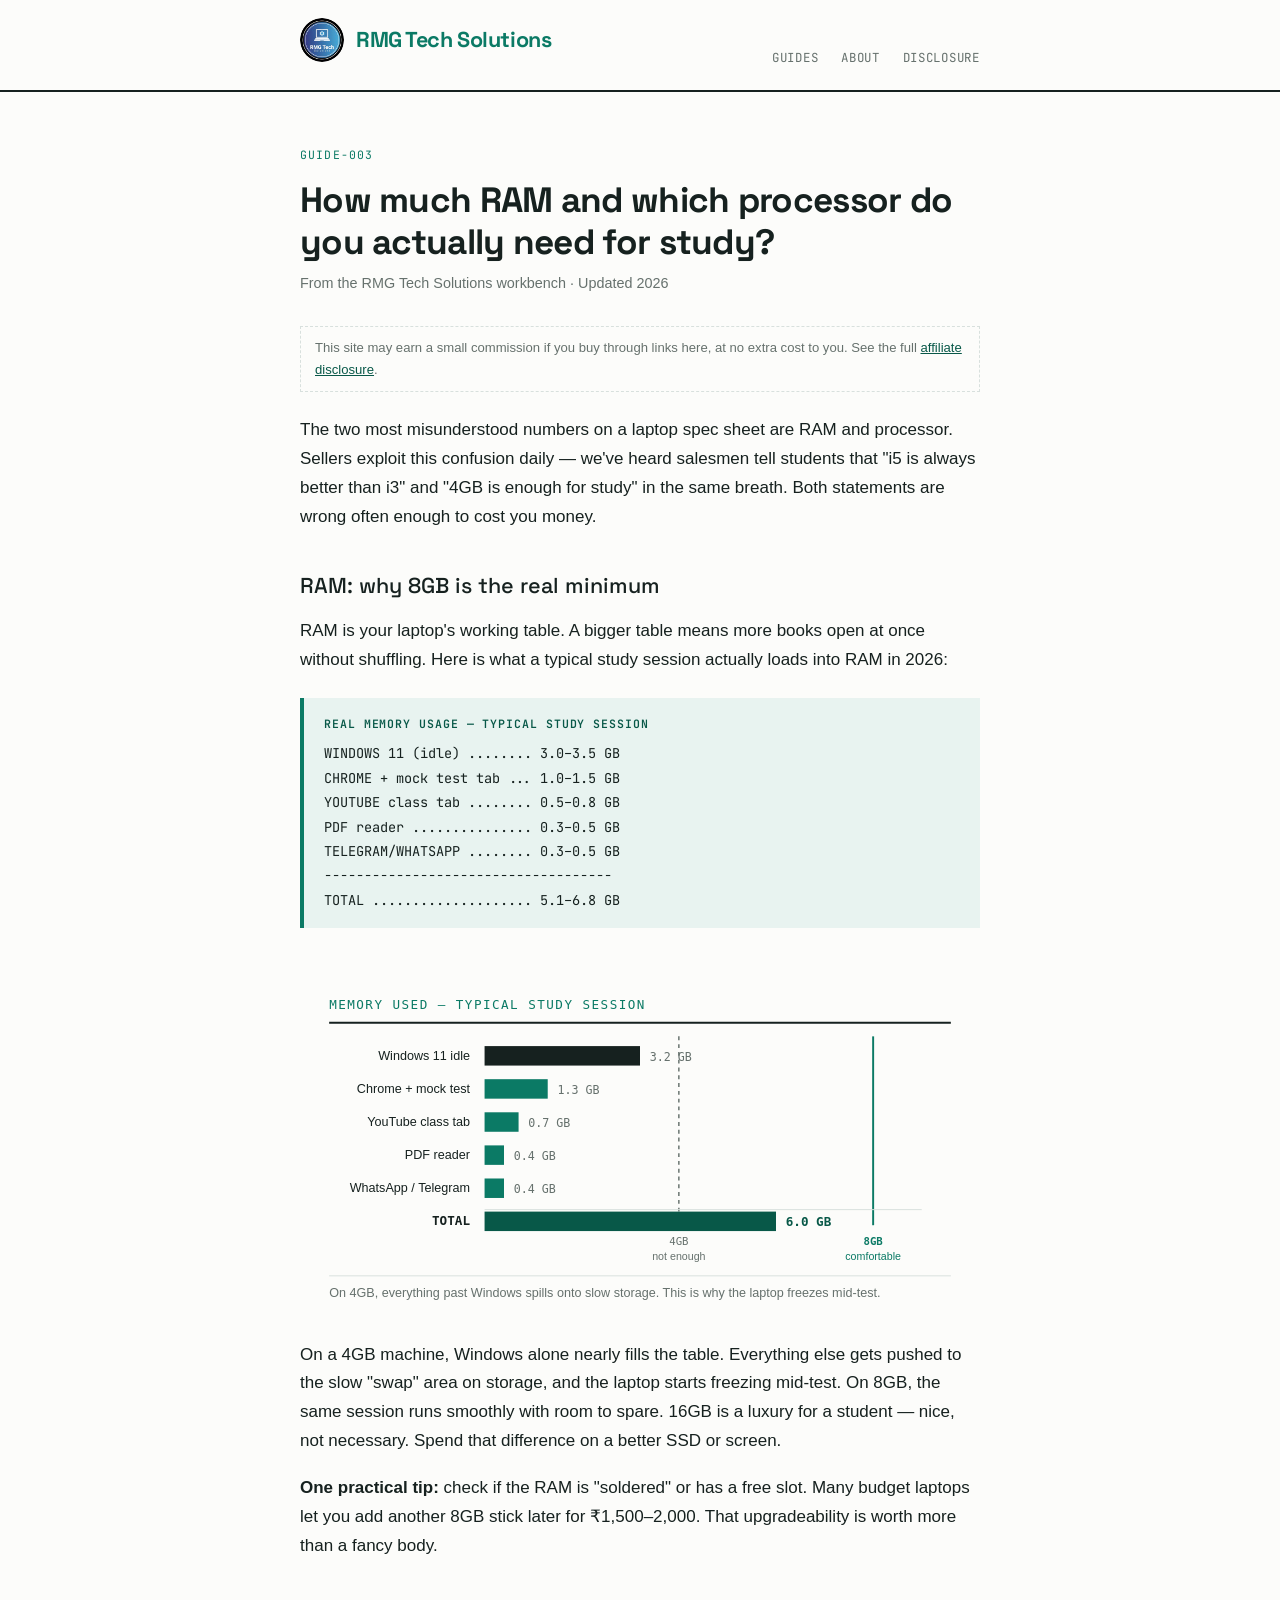
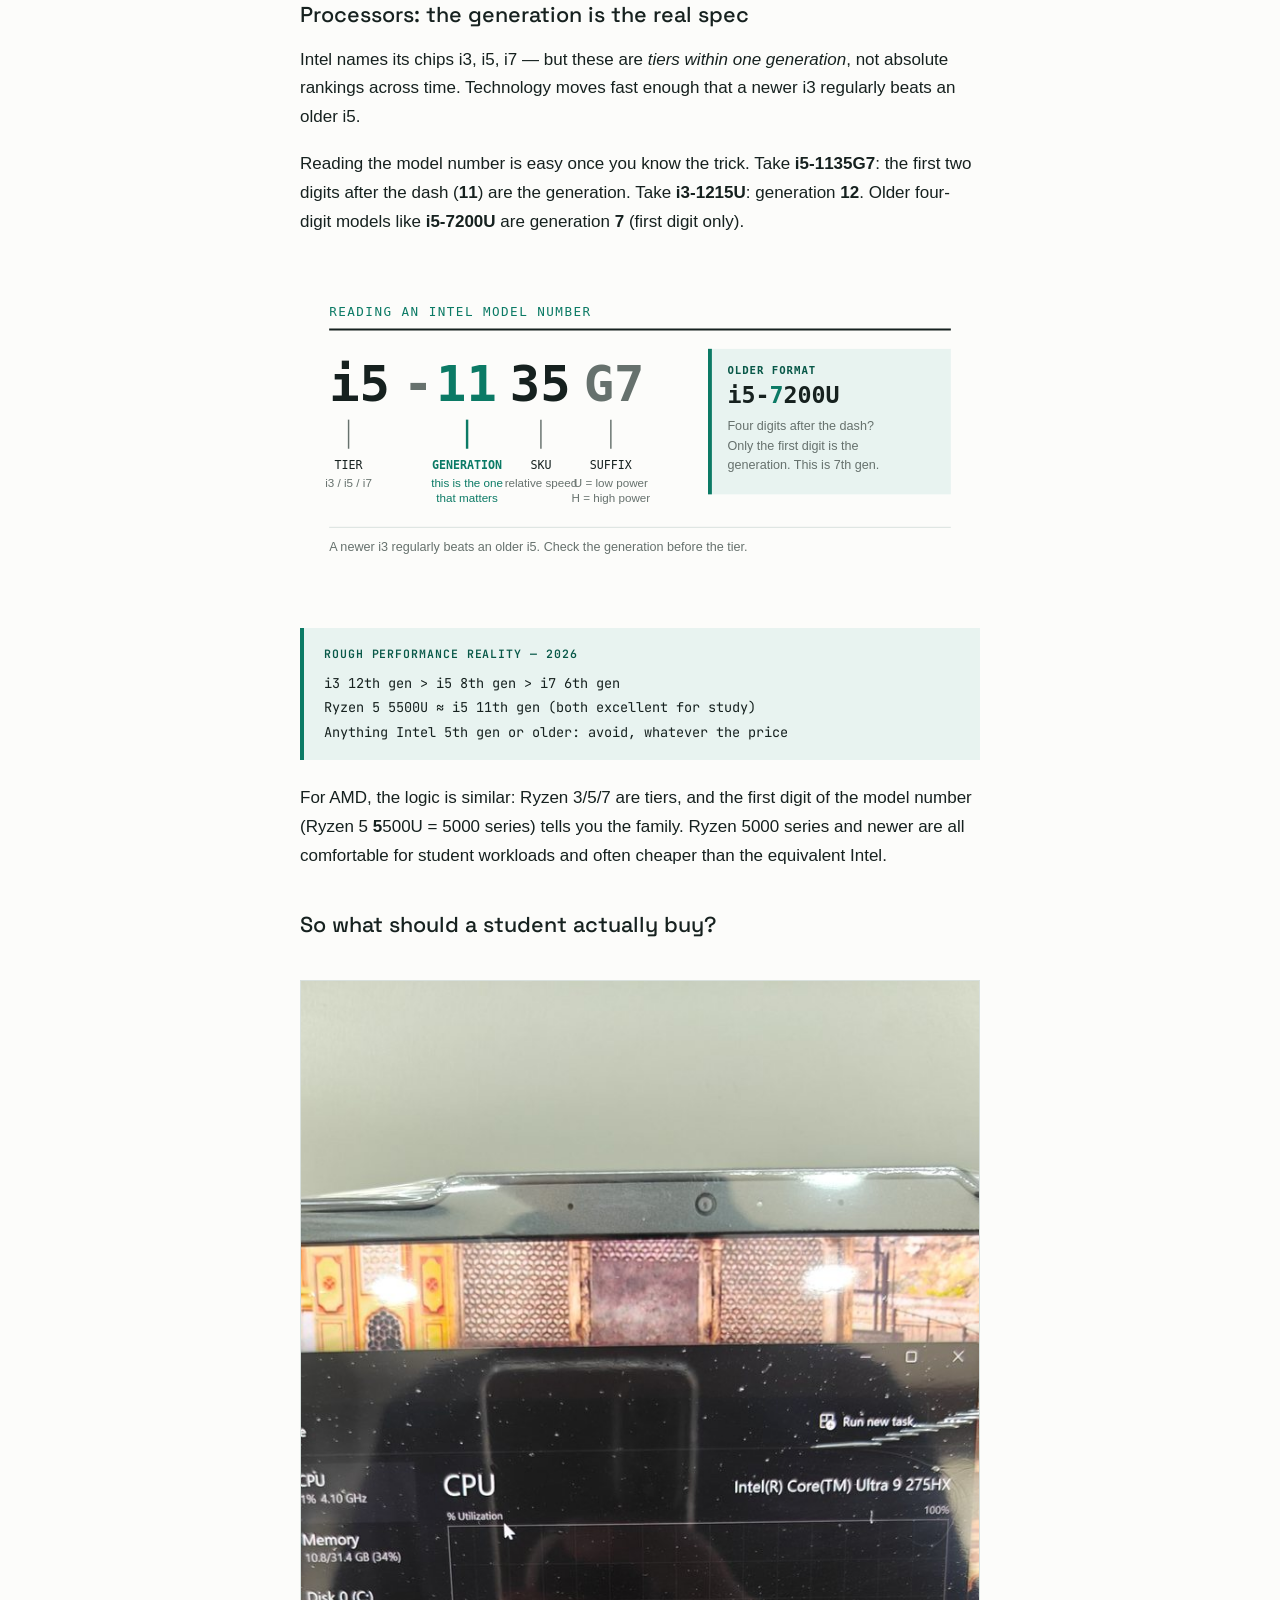
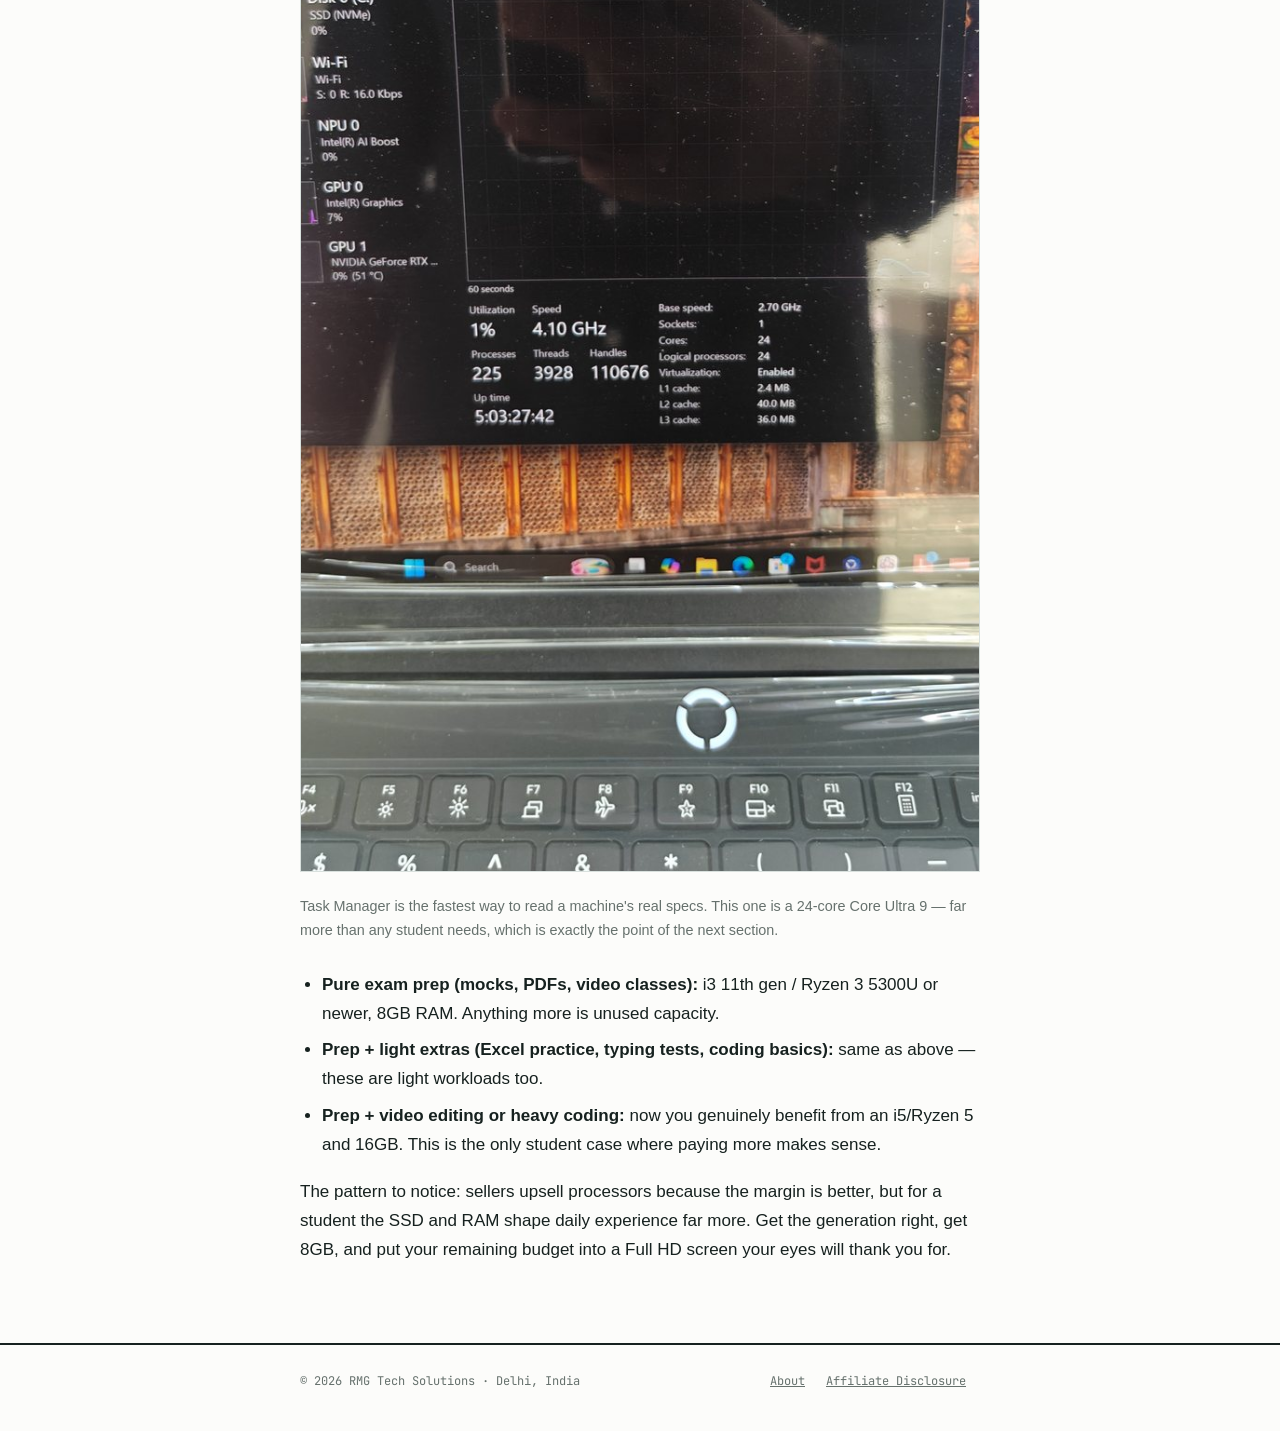
<file: how-much-ram-processor.html>
<!DOCTYPE html>
<html lang="en">
<head>
<meta charset="UTF-8">
<meta name="viewport" content="width=device-width, initial-scale=1.0">
<title>How much RAM and which processor for study? — RMG Tech Solutions</title>
<meta name="description" content="Decoding i3 vs i5 vs Ryzen, processor generations, and why 8GB RAM is the real minimum for students in 2026.">
<link rel="stylesheet" href="style.css">
</head>
<body>

<header>
  <div class="wrap">
    <a class="logo" href="index.html"><img src="rmg-logo.jpg" alt="RMG Tech Solutions" class="logo-img"><span class="logo-text">RMG<span class="accent"> Tech Solutions</span></span></a>
    <nav>
      <a href="index.html">Guides</a>
      <a href="about.html">About</a>
      <a href="disclosure.html">Disclosure</a>
    </nav>
  </div>
</header>

<article>
  <div class="wrap">
    <span class="kicker">GUIDE-003</span>
    <h1>How much RAM and which processor do you actually need for study?</h1>
    <p class="byline">From the RMG Tech Solutions workbench · Updated 2026</p>

    <div class="disclosure-note">This site may earn a small commission if you buy through links here, at no extra cost to you. See the full <a href="disclosure.html">affiliate disclosure</a>.</div>

    <p>The two most misunderstood numbers on a laptop spec sheet are RAM and processor. Sellers exploit this confusion daily — we've heard salesmen tell students that "i5 is always better than i3" and "4GB is enough for study" in the same breath. Both statements are wrong often enough to cost you money.</p>

    <h2>RAM: why 8GB is the real minimum</h2>
    <p>RAM is your laptop's working table. A bigger table means more books open at once without shuffling. Here is what a typical study session actually loads into RAM in 2026:</p>

    <div class="spec-strip"><span class="label">Real memory usage — typical study session</span>WINDOWS 11 (idle) ........ 3.0–3.5 GB
CHROME + mock test tab ... 1.0–1.5 GB
YOUTUBE class tab ........ 0.5–0.8 GB
PDF reader ............... 0.3–0.5 GB
TELEGRAM/WHATSAPP ........ 0.3–0.5 GB
------------------------------------
TOTAL .................... 5.1–6.8 GB</div>

    <img src="ram-usage.svg" alt="Bar chart of memory used during a study session, totalling about 6GB against a 4GB and an 8GB limit." style="width:100%; height:auto; margin:24px 0;">

    <p>On a 4GB machine, Windows alone nearly fills the table. Everything else gets pushed to the slow "swap" area on storage, and the laptop starts freezing mid-test. On 8GB, the same session runs smoothly with room to spare. 16GB is a luxury for a student — nice, not necessary. Spend that difference on a better SSD or screen.</p>

    <p><strong>One practical tip:</strong> check if the RAM is "soldered" or has a free slot. Many budget laptops let you add another 8GB stick later for ₹1,500–2,000. That upgradeability is worth more than a fancy body.</p>

    <h2>Processors: the generation is the real spec</h2>
    <p>Intel names its chips i3, i5, i7 — but these are <em>tiers within one generation</em>, not absolute rankings across time. Technology moves fast enough that a newer i3 regularly beats an older i5.</p>

    <p>Reading the model number is easy once you know the trick. Take <strong>i5-1135G7</strong>: the first two digits after the dash (<strong>11</strong>) are the generation. Take <strong>i3-1215U</strong>: generation <strong>12</strong>. Older four-digit models like <strong>i5-7200U</strong> are generation <strong>7</strong> (first digit only).</p>

    <img src="intel-decoder.svg" alt="Diagram breaking down the Intel model number i5-1135G7 into tier, generation, SKU and suffix." style="width:100%; height:auto; margin:24px 0;">

    <div class="spec-strip"><span class="label">Rough performance reality — 2026</span>i3 12th gen  >  i5 8th gen  >  i7 6th gen
Ryzen 5 5500U ≈ i5 11th gen (both excellent for study)
Anything Intel 5th gen or older: avoid, whatever the price</div>

    <p>For AMD, the logic is similar: Ryzen 3/5/7 are tiers, and the first digit of the model number (Ryzen 5 <strong>5</strong>500U = 5000 series) tells you the family. Ryzen 5000 series and newer are all comfortable for student workloads and often cheaper than the equivalent Intel.</p>

    <h2>So what should a student actually buy?</h2>

    <img src="cpu-taskmgr.jpg" alt="Windows Task Manager showing an Intel Core Ultra 9 275HX with 24 cores and 31.4GB of memory." style="width:100%; height:auto; margin:24px 0; border:1px solid var(--rule);">
    <p class="byline" style="margin-top:-12px; margin-bottom:28px;">Task Manager is the fastest way to read a machine's real specs. This one is a 24-core Core Ultra 9 — far more than any student needs, which is exactly the point of the next section.</p>
    <ul>
      <li><strong>Pure exam prep (mocks, PDFs, video classes):</strong> i3 11th gen / Ryzen 3 5300U or newer, 8GB RAM. Anything more is unused capacity.</li>
      <li><strong>Prep + light extras (Excel practice, typing tests, coding basics):</strong> same as above — these are light workloads too.</li>
      <li><strong>Prep + video editing or heavy coding:</strong> now you genuinely benefit from an i5/Ryzen 5 and 16GB. This is the only student case where paying more makes sense.</li>
    </ul>

    <p>The pattern to notice: sellers upsell processors because the margin is better, but for a student the SSD and RAM shape daily experience far more. Get the generation right, get 8GB, and put your remaining budget into a Full HD screen your eyes will thank you for.</p>
  </div>
</article>

<footer>
  <div class="wrap">
    <p>© 2026 RMG Tech Solutions · Delhi, India</p>
    <p>
      <a href="about.html">About</a>
      <a href="disclosure.html">Affiliate Disclosure</a>
    </p>
  </div>
</footer>

</body>
</html>
</file>
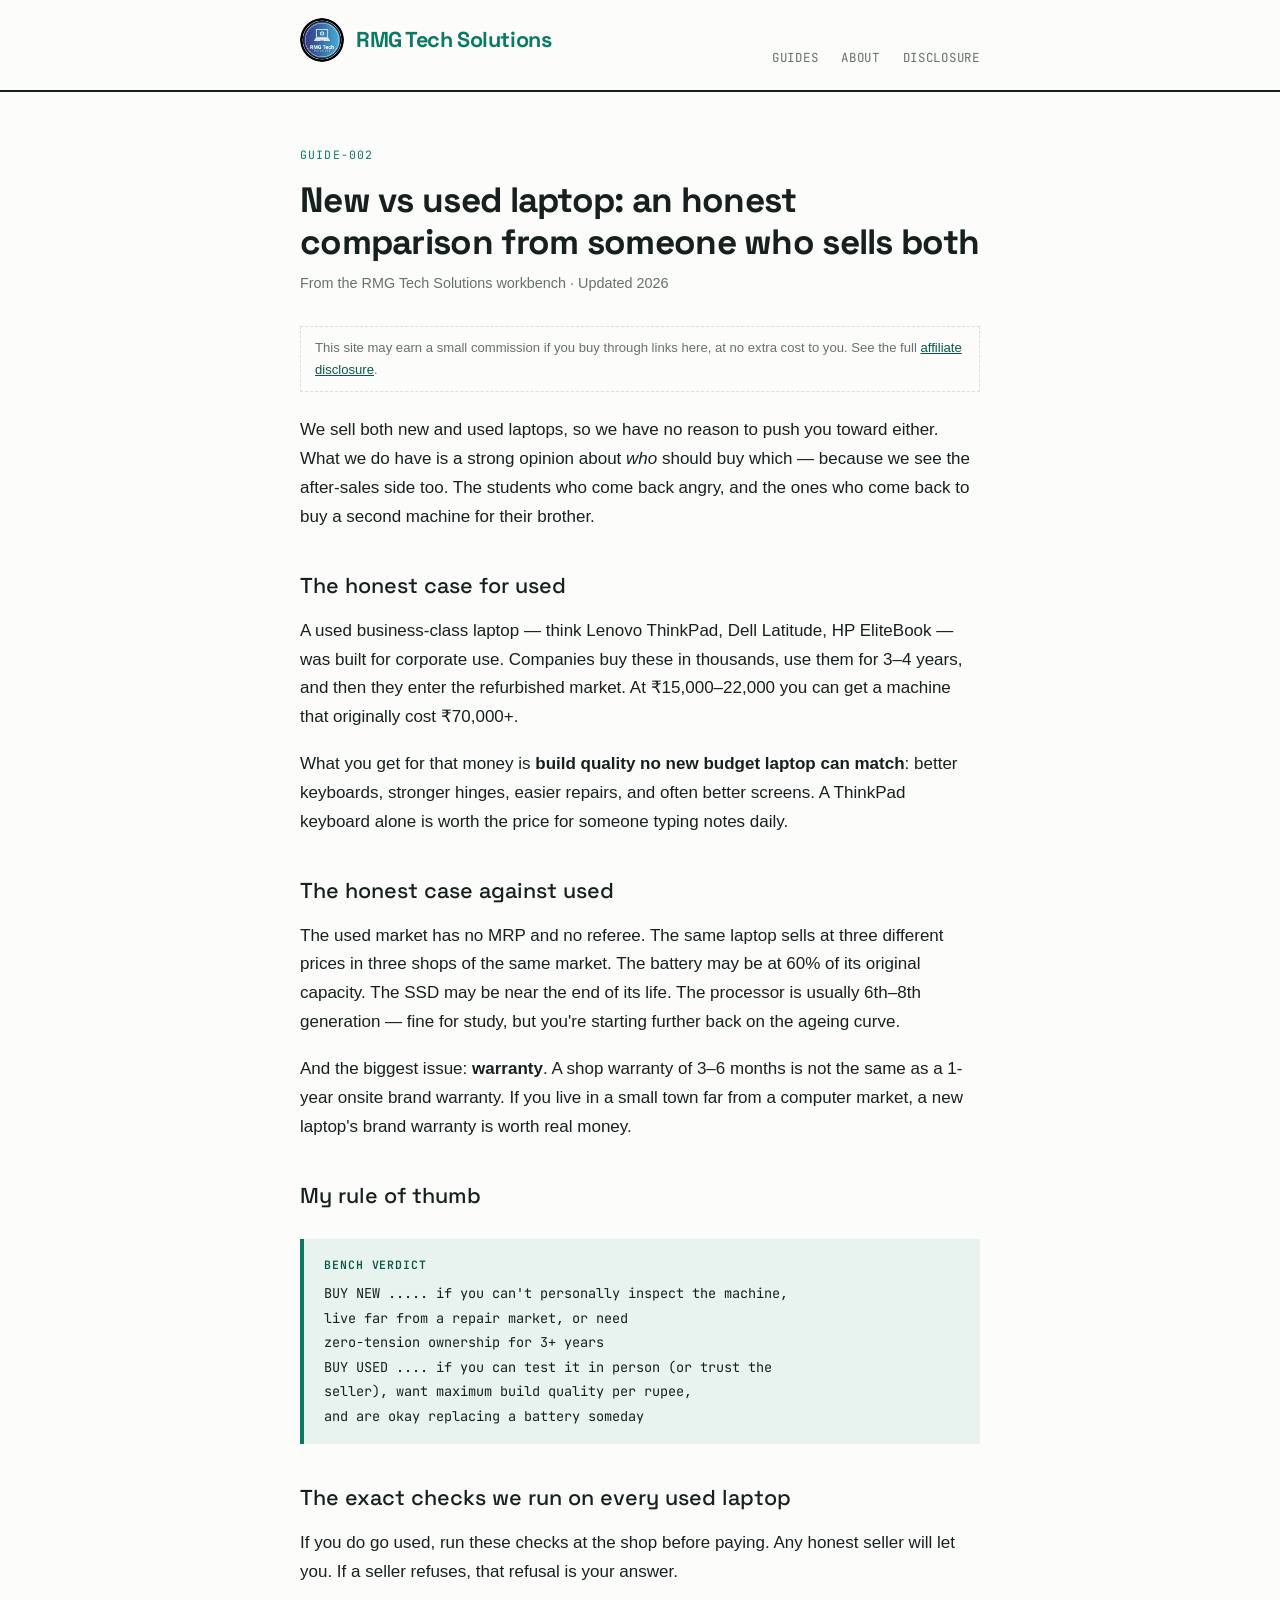
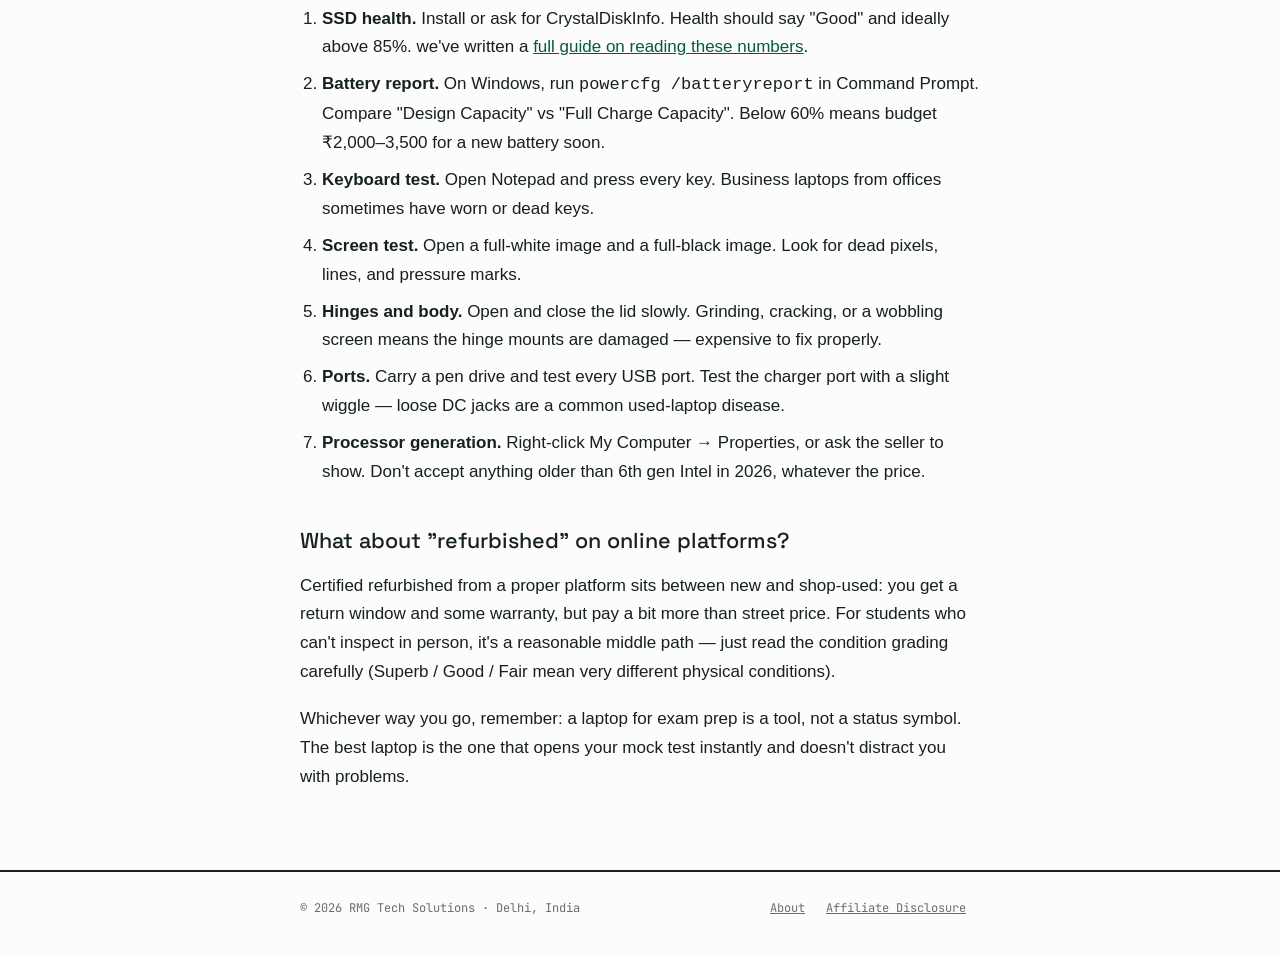
<file: new-vs-used-laptop.html>
<!DOCTYPE html>
<html lang="en">
<head>
<meta charset="UTF-8">
<meta name="viewport" content="width=device-width, initial-scale=1.0">
<title>New vs used laptop: honest comparison — RMG Tech Solutions</title>
<meta name="description" content="When a used business laptop beats a new budget laptop, and the exact physical checks to run before buying — from someone who sells both daily.">
<link rel="stylesheet" href="style.css">
</head>
<body>

<header>
  <div class="wrap">
    <a class="logo" href="index.html"><img src="rmg-logo.jpg" alt="RMG Tech Solutions" class="logo-img"><span class="logo-text">RMG<span class="accent"> Tech Solutions</span></span></a>
    <nav>
      <a href="index.html">Guides</a>
      <a href="about.html">About</a>
      <a href="disclosure.html">Disclosure</a>
    </nav>
  </div>
</header>

<article>
  <div class="wrap">
    <span class="kicker">GUIDE-002</span>
    <h1>New vs used laptop: an honest comparison from someone who sells both</h1>
    <p class="byline">From the RMG Tech Solutions workbench · Updated 2026</p>

    <div class="disclosure-note">This site may earn a small commission if you buy through links here, at no extra cost to you. See the full <a href="disclosure.html">affiliate disclosure</a>.</div>

    <p>We sell both new and used laptops, so we have no reason to push you toward either. What we do have is a strong opinion about <em>who</em> should buy which — because we see the after-sales side too. The students who come back angry, and the ones who come back to buy a second machine for their brother.</p>

    <h2>The honest case for used</h2>
    <p>A used business-class laptop — think Lenovo ThinkPad, Dell Latitude, HP EliteBook — was built for corporate use. Companies buy these in thousands, use them for 3–4 years, and then they enter the refurbished market. At ₹15,000–22,000 you can get a machine that originally cost ₹70,000+.</p>
    <p>What you get for that money is <strong>build quality no new budget laptop can match</strong>: better keyboards, stronger hinges, easier repairs, and often better screens. A ThinkPad keyboard alone is worth the price for someone typing notes daily.</p>

    <h2>The honest case against used</h2>
    <p>The used market has no MRP and no referee. The same laptop sells at three different prices in three shops of the same market. The battery may be at 60% of its original capacity. The SSD may be near the end of its life. The processor is usually 6th–8th generation — fine for study, but you're starting further back on the ageing curve.</p>
    <p>And the biggest issue: <strong>warranty</strong>. A shop warranty of 3–6 months is not the same as a 1-year onsite brand warranty. If you live in a small town far from a computer market, a new laptop's brand warranty is worth real money.</p>

    <h2>My rule of thumb</h2>

    <div class="spec-strip"><span class="label">Bench verdict</span>BUY NEW ..... if you can't personally inspect the machine,
              live far from a repair market, or need
              zero-tension ownership for 3+ years
BUY USED .... if you can test it in person (or trust the
              seller), want maximum build quality per rupee,
              and are okay replacing a battery someday</div>

    <h2>The exact checks we run on every used laptop</h2>
    <p>If you do go used, run these checks at the shop before paying. Any honest seller will let you. If a seller refuses, that refusal is your answer.</p>
    <ol>
      <li><strong>SSD health.</strong> Install or ask for CrystalDiskInfo. Health should say "Good" and ideally above 85%. we've written a <a href="ssd-health-check.html">full guide on reading these numbers</a>.</li>
      <li><strong>Battery report.</strong> On Windows, run <code>powercfg /batteryreport</code> in Command Prompt. Compare "Design Capacity" vs "Full Charge Capacity". Below 60% means budget ₹2,000–3,500 for a new battery soon.</li>
      <li><strong>Keyboard test.</strong> Open Notepad and press every key. Business laptops from offices sometimes have worn or dead keys.</li>
      <li><strong>Screen test.</strong> Open a full-white image and a full-black image. Look for dead pixels, lines, and pressure marks.</li>
      <li><strong>Hinges and body.</strong> Open and close the lid slowly. Grinding, cracking, or a wobbling screen means the hinge mounts are damaged — expensive to fix properly.</li>
      <li><strong>Ports.</strong> Carry a pen drive and test every USB port. Test the charger port with a slight wiggle — loose DC jacks are a common used-laptop disease.</li>
      <li><strong>Processor generation.</strong> Right-click My Computer → Properties, or ask the seller to show. Don't accept anything older than 6th gen Intel in 2026, whatever the price.</li>
    </ol>

    <h2>What about "refurbished" on online platforms?</h2>
    <p>Certified refurbished from a proper platform sits between new and shop-used: you get a return window and some warranty, but pay a bit more than street price. For students who can't inspect in person, it's a reasonable middle path — just read the condition grading carefully (Superb / Good / Fair mean very different physical conditions).</p>

    <p>Whichever way you go, remember: a laptop for exam prep is a tool, not a status symbol. The best laptop is the one that opens your mock test instantly and doesn't distract you with problems.</p>
  </div>
</article>

<footer>
  <div class="wrap">
    <p>© 2026 RMG Tech Solutions · Delhi, India</p>
    <p>
      <a href="about.html">About</a>
      <a href="disclosure.html">Affiliate Disclosure</a>
    </p>
  </div>
</footer>

</body>
</html>
</file>
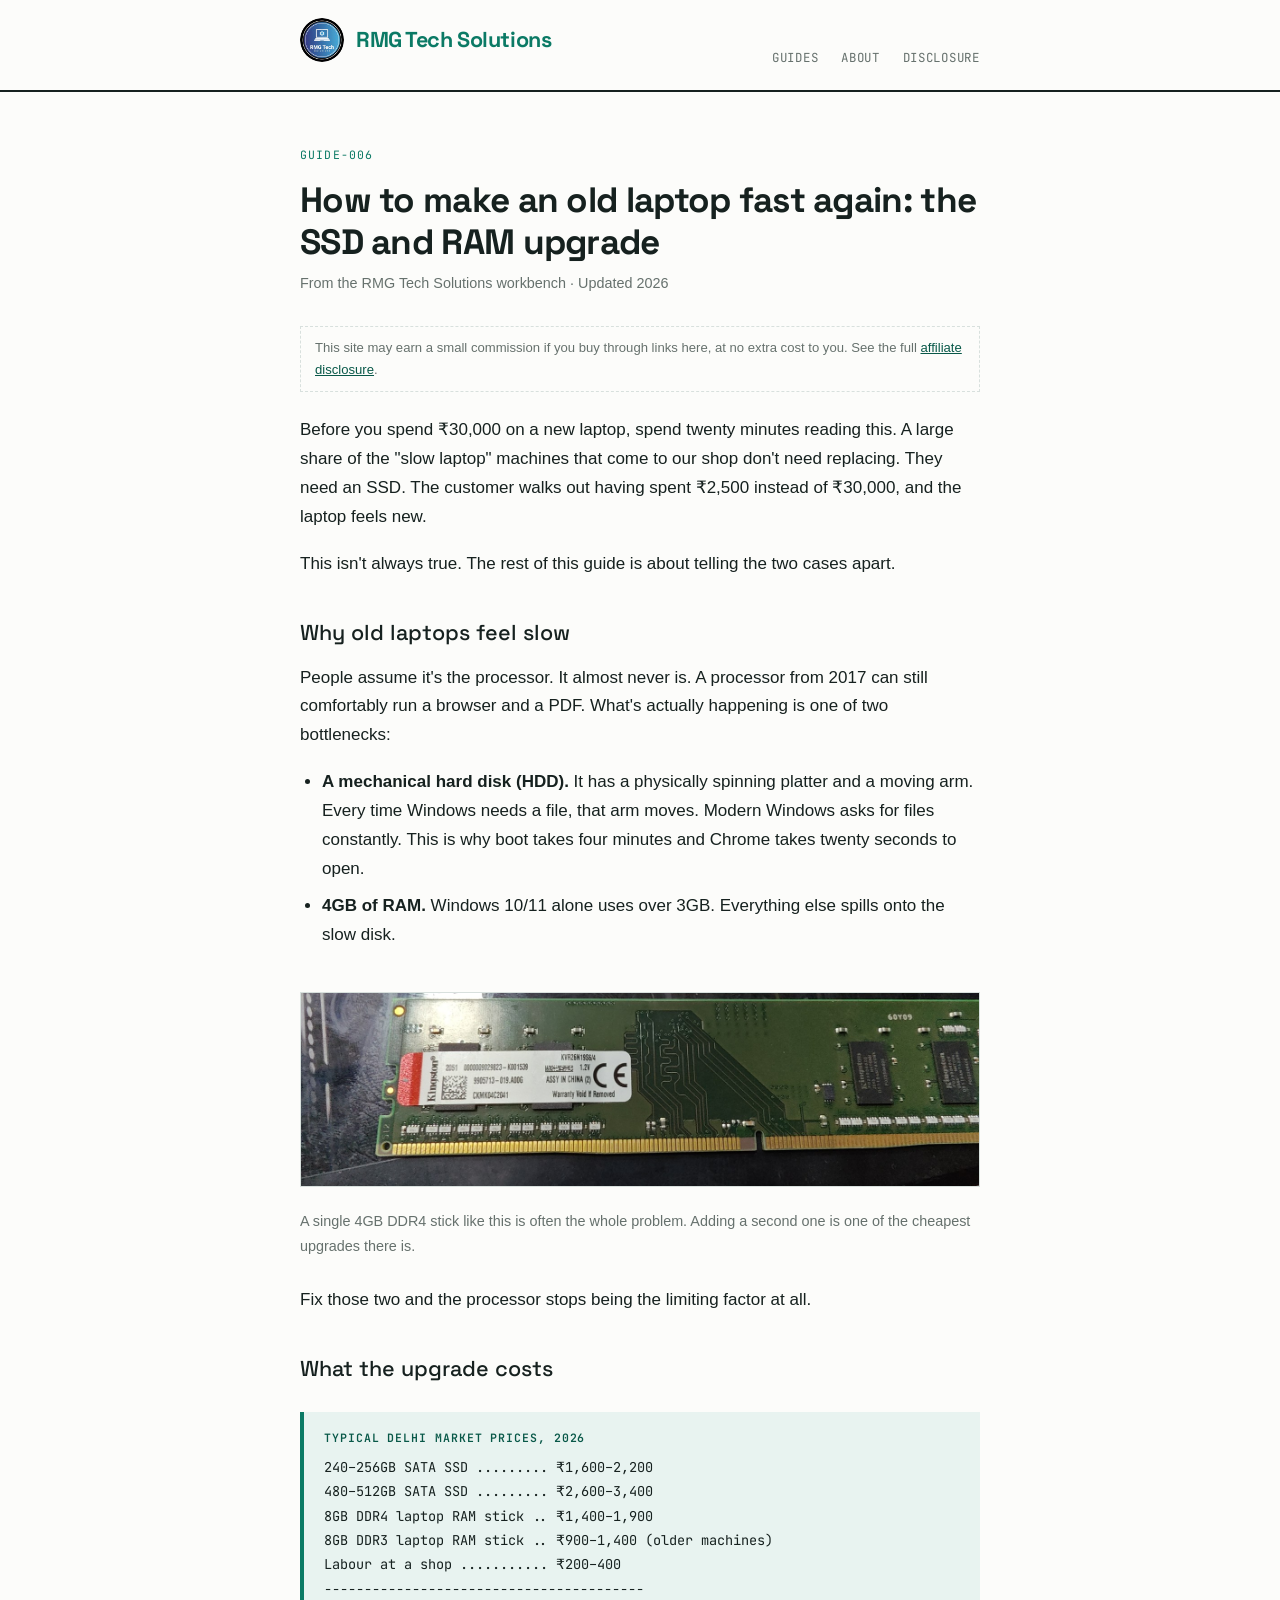
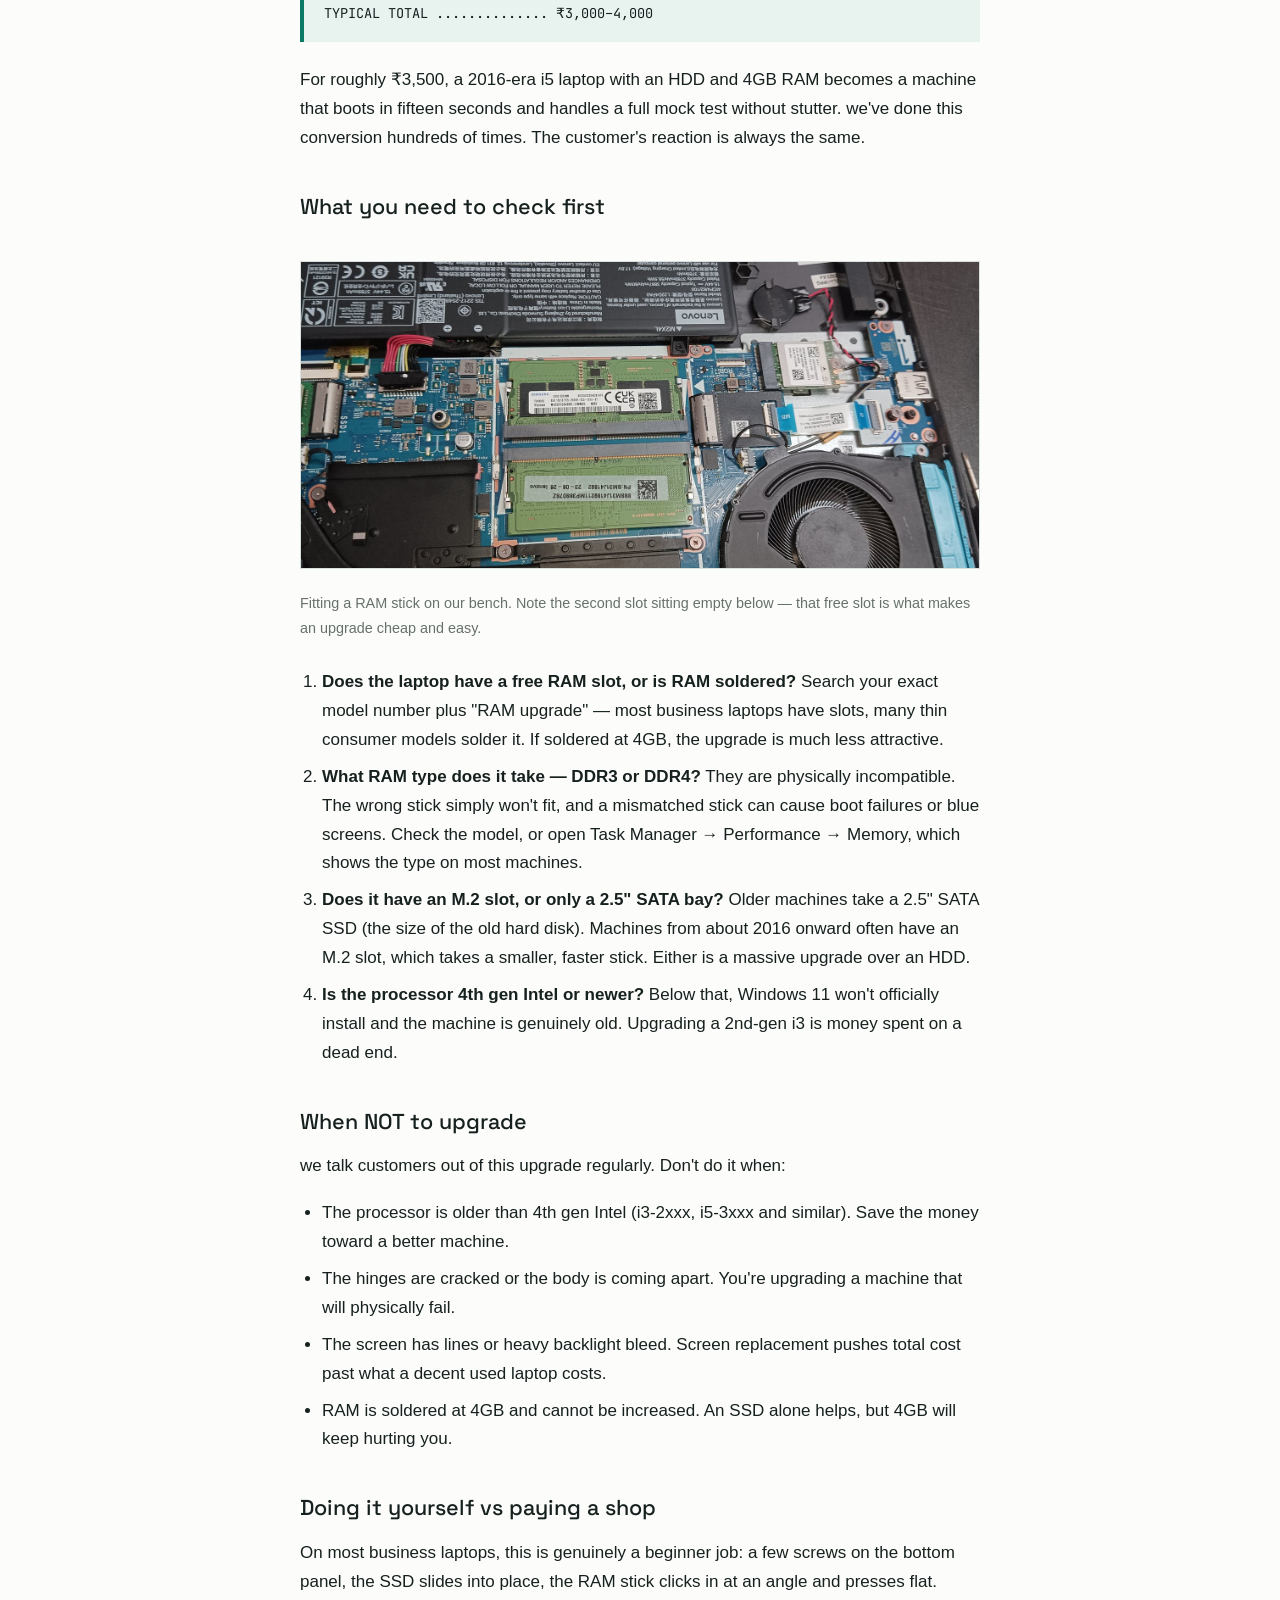
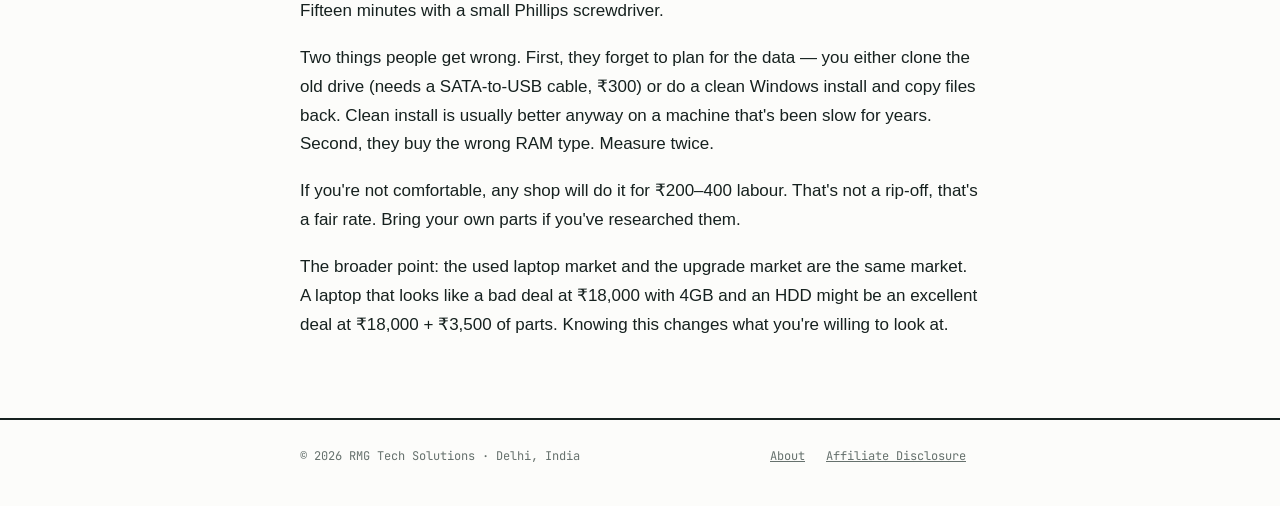
<file: old-laptop-faster.html>
<!DOCTYPE html>
<html lang="en">
<head>
<meta charset="UTF-8">
<meta name="viewport" content="width=device-width, initial-scale=1.0">
<title>How to make an old laptop fast again: SSD and RAM upgrade — RMG Tech Solutions</title>
<meta name="description" content="Two upgrades turn a slow 6-year-old laptop into a usable study machine for under ₹4,000. What to buy, what it costs, and when it isn't worth it.">
<link rel="stylesheet" href="style.css">
</head>
<body>

<header>
  <div class="wrap">
    <a class="logo" href="index.html"><img src="rmg-logo.jpg" alt="RMG Tech Solutions" class="logo-img"><span class="logo-text">RMG<span class="accent"> Tech Solutions</span></span></a>
    <nav>
      <a href="index.html">Guides</a>
      <a href="about.html">About</a>
      <a href="disclosure.html">Disclosure</a>
    </nav>
  </div>
</header>

<article>
  <div class="wrap">
    <span class="kicker">GUIDE-006</span>
    <h1>How to make an old laptop fast again: the SSD and RAM upgrade</h1>
    <p class="byline">From the RMG Tech Solutions workbench · Updated 2026</p>

    <div class="disclosure-note">This site may earn a small commission if you buy through links here, at no extra cost to you. See the full <a href="disclosure.html">affiliate disclosure</a>.</div>

    <p>Before you spend ₹30,000 on a new laptop, spend twenty minutes reading this. A large share of the "slow laptop" machines that come to our shop don't need replacing. They need an SSD. The customer walks out having spent ₹2,500 instead of ₹30,000, and the laptop feels new.</p>

    <p>This isn't always true. The rest of this guide is about telling the two cases apart.</p>

    <h2>Why old laptops feel slow</h2>
    <p>People assume it's the processor. It almost never is. A processor from 2017 can still comfortably run a browser and a PDF. What's actually happening is one of two bottlenecks:</p>
    <ul>
      <li><strong>A mechanical hard disk (HDD).</strong> It has a physically spinning platter and a moving arm. Every time Windows needs a file, that arm moves. Modern Windows asks for files constantly. This is why boot takes four minutes and Chrome takes twenty seconds to open.</li>
      <li><strong>4GB of RAM.</strong> Windows 10/11 alone uses over 3GB. Everything else spills onto the slow disk.</li>
    </ul>

    <img src="ddr4-stick.jpg" alt="A Kingston 4GB DDR4 desktop RAM module, model KVR26N19S6/4." style="width:100%; height:auto; margin:24px 0; border:1px solid var(--rule);">
    <p class="byline" style="margin-top:-12px; margin-bottom:28px;">A single 4GB DDR4 stick like this is often the whole problem. Adding a second one is one of the cheapest upgrades there is.</p>

    <p>Fix those two and the processor stops being the limiting factor at all.</p>

    <h2>What the upgrade costs</h2>

    <div class="spec-strip"><span class="label">Typical Delhi market prices, 2026</span>240–256GB SATA SSD ......... ₹1,600–2,200
480–512GB SATA SSD ......... ₹2,600–3,400
8GB DDR4 laptop RAM stick .. ₹1,400–1,900
8GB DDR3 laptop RAM stick .. ₹900–1,400  (older machines)
Labour at a shop ........... ₹200–400
----------------------------------------
TYPICAL TOTAL .............. ₹3,000–4,000</div>

    <p>For roughly ₹3,500, a 2016-era i5 laptop with an HDD and 4GB RAM becomes a machine that boots in fifteen seconds and handles a full mock test without stutter. we've done this conversion hundreds of times. The customer's reaction is always the same.</p>

    <h2>What you need to check first</h2>

    <img src="ram-install.jpg" alt="A Samsung DDR5 SODIMM being fitted into a Lenovo laptop, with the second memory slot still empty below it." style="width:100%; height:auto; margin:24px 0; border:1px solid var(--rule);">
    <p class="byline" style="margin-top:-12px; margin-bottom:28px;">Fitting a RAM stick on our bench. Note the second slot sitting empty below — that free slot is what makes an upgrade cheap and easy.</p>
    <ol>
      <li><strong>Does the laptop have a free RAM slot, or is RAM soldered?</strong> Search your exact model number plus "RAM upgrade" — most business laptops have slots, many thin consumer models solder it. If soldered at 4GB, the upgrade is much less attractive.</li>
      <li><strong>What RAM type does it take — DDR3 or DDR4?</strong> They are physically incompatible. The wrong stick simply won't fit, and a mismatched stick can cause boot failures or blue screens. Check the model, or open Task Manager → Performance → Memory, which shows the type on most machines.</li>
      <li><strong>Does it have an M.2 slot, or only a 2.5" SATA bay?</strong> Older machines take a 2.5" SATA SSD (the size of the old hard disk). Machines from about 2016 onward often have an M.2 slot, which takes a smaller, faster stick. Either is a massive upgrade over an HDD.</li>
      <li><strong>Is the processor 4th gen Intel or newer?</strong> Below that, Windows 11 won't officially install and the machine is genuinely old. Upgrading a 2nd-gen i3 is money spent on a dead end.</li>
    </ol>

    <h2>When NOT to upgrade</h2>
    <p>we talk customers out of this upgrade regularly. Don't do it when:</p>
    <ul>
      <li>The processor is older than 4th gen Intel (i3-2xxx, i5-3xxx and similar). Save the money toward a better machine.</li>
      <li>The hinges are cracked or the body is coming apart. You're upgrading a machine that will physically fail.</li>
      <li>The screen has lines or heavy backlight bleed. Screen replacement pushes total cost past what a decent used laptop costs.</li>
      <li>RAM is soldered at 4GB and cannot be increased. An SSD alone helps, but 4GB will keep hurting you.</li>
    </ul>

    <h2>Doing it yourself vs paying a shop</h2>
    <p>On most business laptops, this is genuinely a beginner job: a few screws on the bottom panel, the SSD slides into place, the RAM stick clicks in at an angle and presses flat. Fifteen minutes with a small Phillips screwdriver.</p>
    <p>Two things people get wrong. First, they forget to plan for the data — you either clone the old drive (needs a SATA-to-USB cable, ₹300) or do a clean Windows install and copy files back. Clean install is usually better anyway on a machine that's been slow for years. Second, they buy the wrong RAM type. Measure twice.</p>
    <p>If you're not comfortable, any shop will do it for ₹200–400 labour. That's not a rip-off, that's a fair rate. Bring your own parts if you've researched them.</p>

    <p>The broader point: the used laptop market and the upgrade market are the same market. A laptop that looks like a bad deal at ₹18,000 with 4GB and an HDD might be an excellent deal at ₹18,000 + ₹3,500 of parts. Knowing this changes what you're willing to look at.</p>
  </div>
</article>

<footer>
  <div class="wrap">
    <p>© 2026 RMG Tech Solutions · Delhi, India</p>
    <p>
      <a href="about.html">About</a>
      <a href="disclosure.html">Affiliate Disclosure</a>
    </p>
  </div>
</footer>

</body>
</html>
</file>
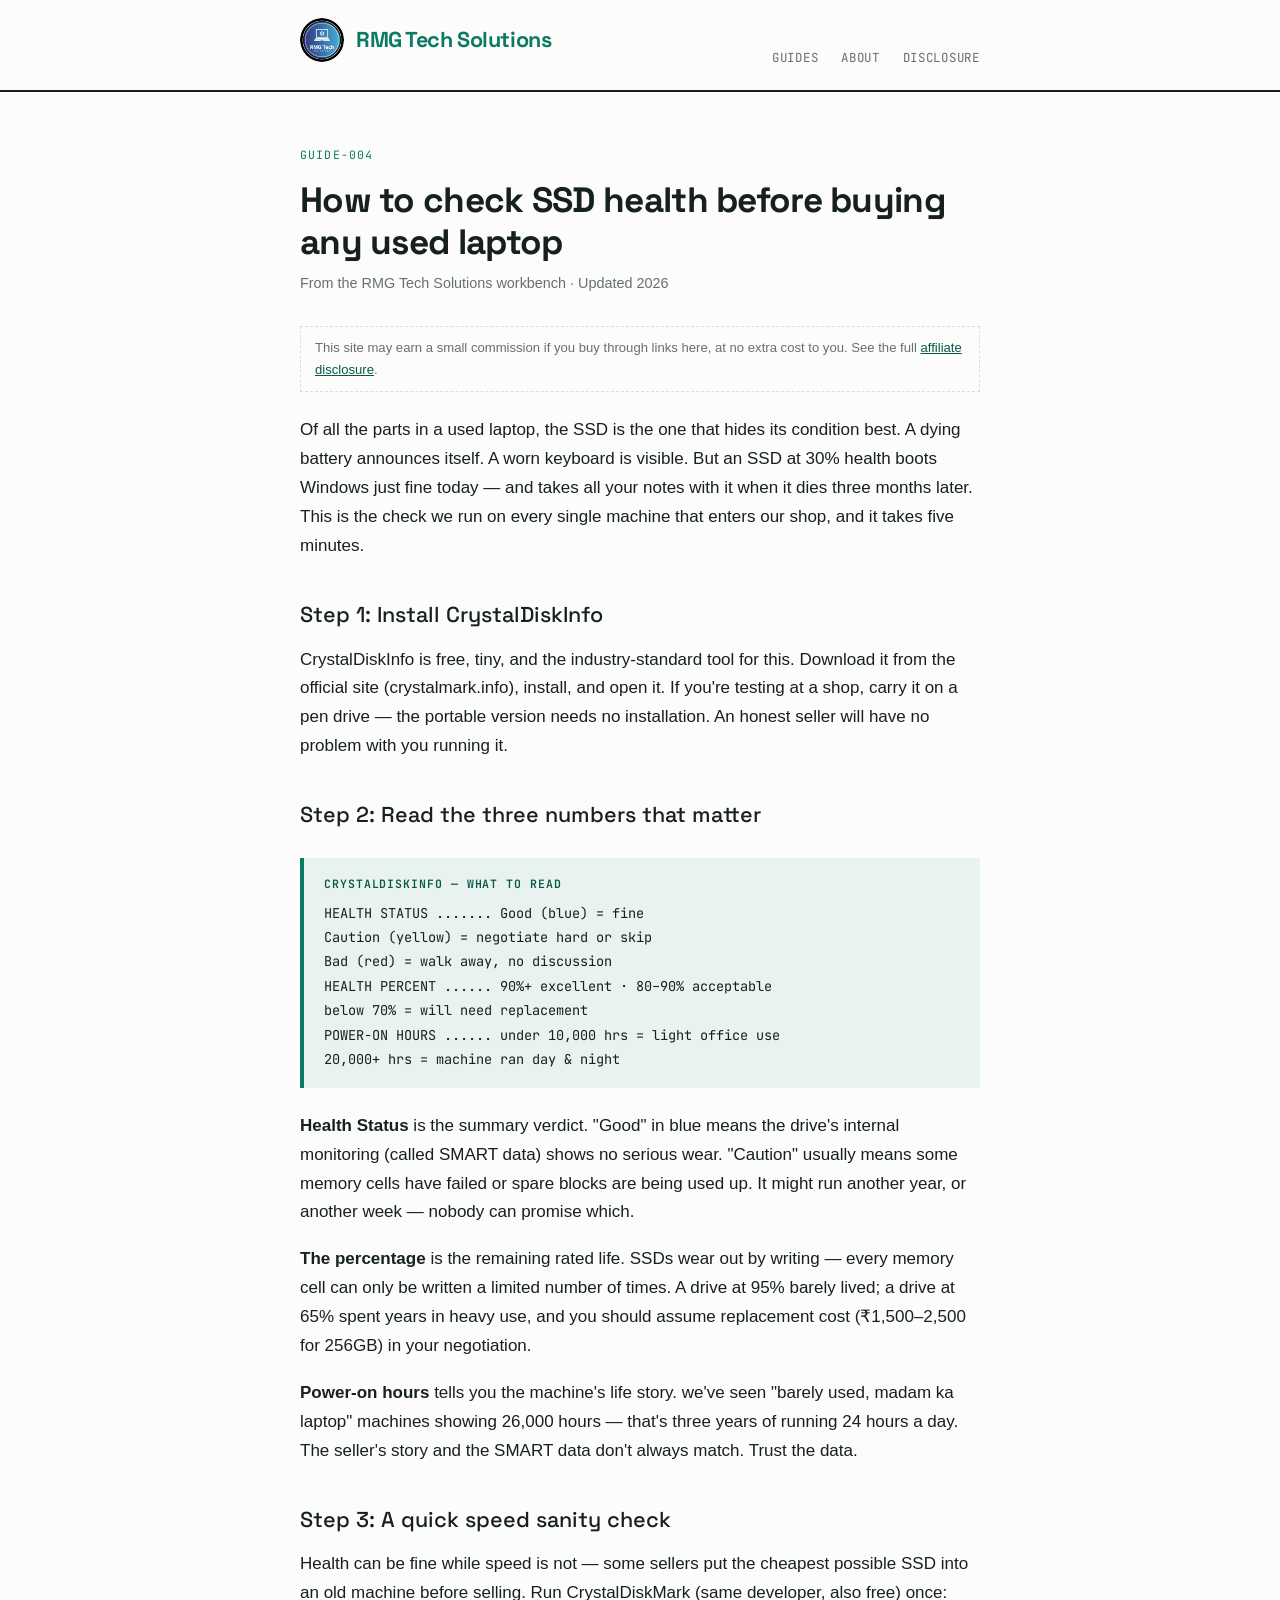
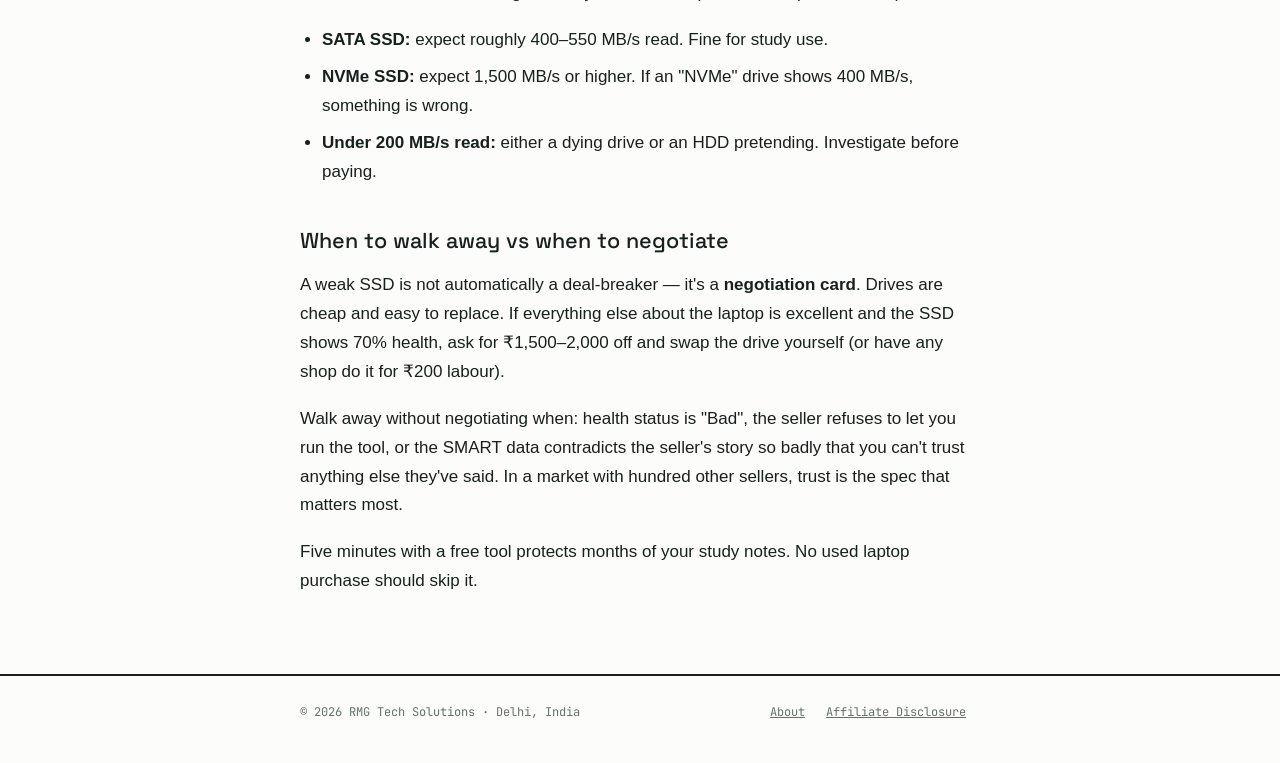
<file: ssd-health-check.html>
<!DOCTYPE html>
<html lang="en">
<head>
<meta charset="UTF-8">
<meta name="viewport" content="width=device-width, initial-scale=1.0">
<title>How to check SSD health before buying a used laptop — RMG Tech Solutions</title>
<meta name="description" content="The 5-minute SSD health test to run on any used laptop before paying — free tools, what the numbers mean, and when to walk away.">
<link rel="stylesheet" href="style.css">
</head>
<body>

<header>
  <div class="wrap">
    <a class="logo" href="index.html"><img src="rmg-logo.jpg" alt="RMG Tech Solutions" class="logo-img"><span class="logo-text">RMG<span class="accent"> Tech Solutions</span></span></a>
    <nav>
      <a href="index.html">Guides</a>
      <a href="about.html">About</a>
      <a href="disclosure.html">Disclosure</a>
    </nav>
  </div>
</header>

<article>
  <div class="wrap">
    <span class="kicker">GUIDE-004</span>
    <h1>How to check SSD health before buying any used laptop</h1>
    <p class="byline">From the RMG Tech Solutions workbench · Updated 2026</p>

    <div class="disclosure-note">This site may earn a small commission if you buy through links here, at no extra cost to you. See the full <a href="disclosure.html">affiliate disclosure</a>.</div>

    <p>Of all the parts in a used laptop, the SSD is the one that hides its condition best. A dying battery announces itself. A worn keyboard is visible. But an SSD at 30% health boots Windows just fine today — and takes all your notes with it when it dies three months later. This is the check we run on every single machine that enters our shop, and it takes five minutes.</p>

    <h2>Step 1: Install CrystalDiskInfo</h2>
    <p>CrystalDiskInfo is free, tiny, and the industry-standard tool for this. Download it from the official site (crystalmark.info), install, and open it. If you're testing at a shop, carry it on a pen drive — the portable version needs no installation. An honest seller will have no problem with you running it.</p>

    <h2>Step 2: Read the three numbers that matter</h2>

    <div class="spec-strip"><span class="label">CrystalDiskInfo — what to read</span>HEALTH STATUS ....... Good (blue) = fine
                     Caution (yellow) = negotiate hard or skip
                     Bad (red) = walk away, no discussion
HEALTH PERCENT ...... 90%+ excellent · 80–90% acceptable
                     below 70% = will need replacement
POWER-ON HOURS ...... under 10,000 hrs = light office use
                     20,000+ hrs = machine ran day & night</div>

    <p><strong>Health Status</strong> is the summary verdict. "Good" in blue means the drive's internal monitoring (called SMART data) shows no serious wear. "Caution" usually means some memory cells have failed or spare blocks are being used up. It might run another year, or another week — nobody can promise which.</p>

    <p><strong>The percentage</strong> is the remaining rated life. SSDs wear out by writing — every memory cell can only be written a limited number of times. A drive at 95% barely lived; a drive at 65% spent years in heavy use, and you should assume replacement cost (₹1,500–2,500 for 256GB) in your negotiation.</p>

    <p><strong>Power-on hours</strong> tells you the machine's life story. we've seen "barely used, madam ka laptop" machines showing 26,000 hours — that's three years of running 24 hours a day. The seller's story and the SMART data don't always match. Trust the data.</p>

    <h2>Step 3: A quick speed sanity check</h2>
    <p>Health can be fine while speed is not — some sellers put the cheapest possible SSD into an old machine before selling. Run CrystalDiskMark (same developer, also free) once:</p>
    <ul>
      <li><strong>SATA SSD:</strong> expect roughly 400–550 MB/s read. Fine for study use.</li>
      <li><strong>NVMe SSD:</strong> expect 1,500 MB/s or higher. If an "NVMe" drive shows 400 MB/s, something is wrong.</li>
      <li><strong>Under 200 MB/s read:</strong> either a dying drive or an HDD pretending. Investigate before paying.</li>
    </ul>

    <h2>When to walk away vs when to negotiate</h2>
    <p>A weak SSD is not automatically a deal-breaker — it's a <strong>negotiation card</strong>. Drives are cheap and easy to replace. If everything else about the laptop is excellent and the SSD shows 70% health, ask for ₹1,500–2,000 off and swap the drive yourself (or have any shop do it for ₹200 labour).</p>
    <p>Walk away without negotiating when: health status is "Bad", the seller refuses to let you run the tool, or the SMART data contradicts the seller's story so badly that you can't trust anything else they've said. In a market with hundred other sellers, trust is the spec that matters most.</p>

    <p>Five minutes with a free tool protects months of your study notes. No used laptop purchase should skip it.</p>
  </div>
</article>

<footer>
  <div class="wrap">
    <p>© 2026 RMG Tech Solutions · Delhi, India</p>
    <p>
      <a href="about.html">About</a>
      <a href="disclosure.html">Affiliate Disclosure</a>
    </p>
  </div>
</footer>

</body>
</html>
</file>
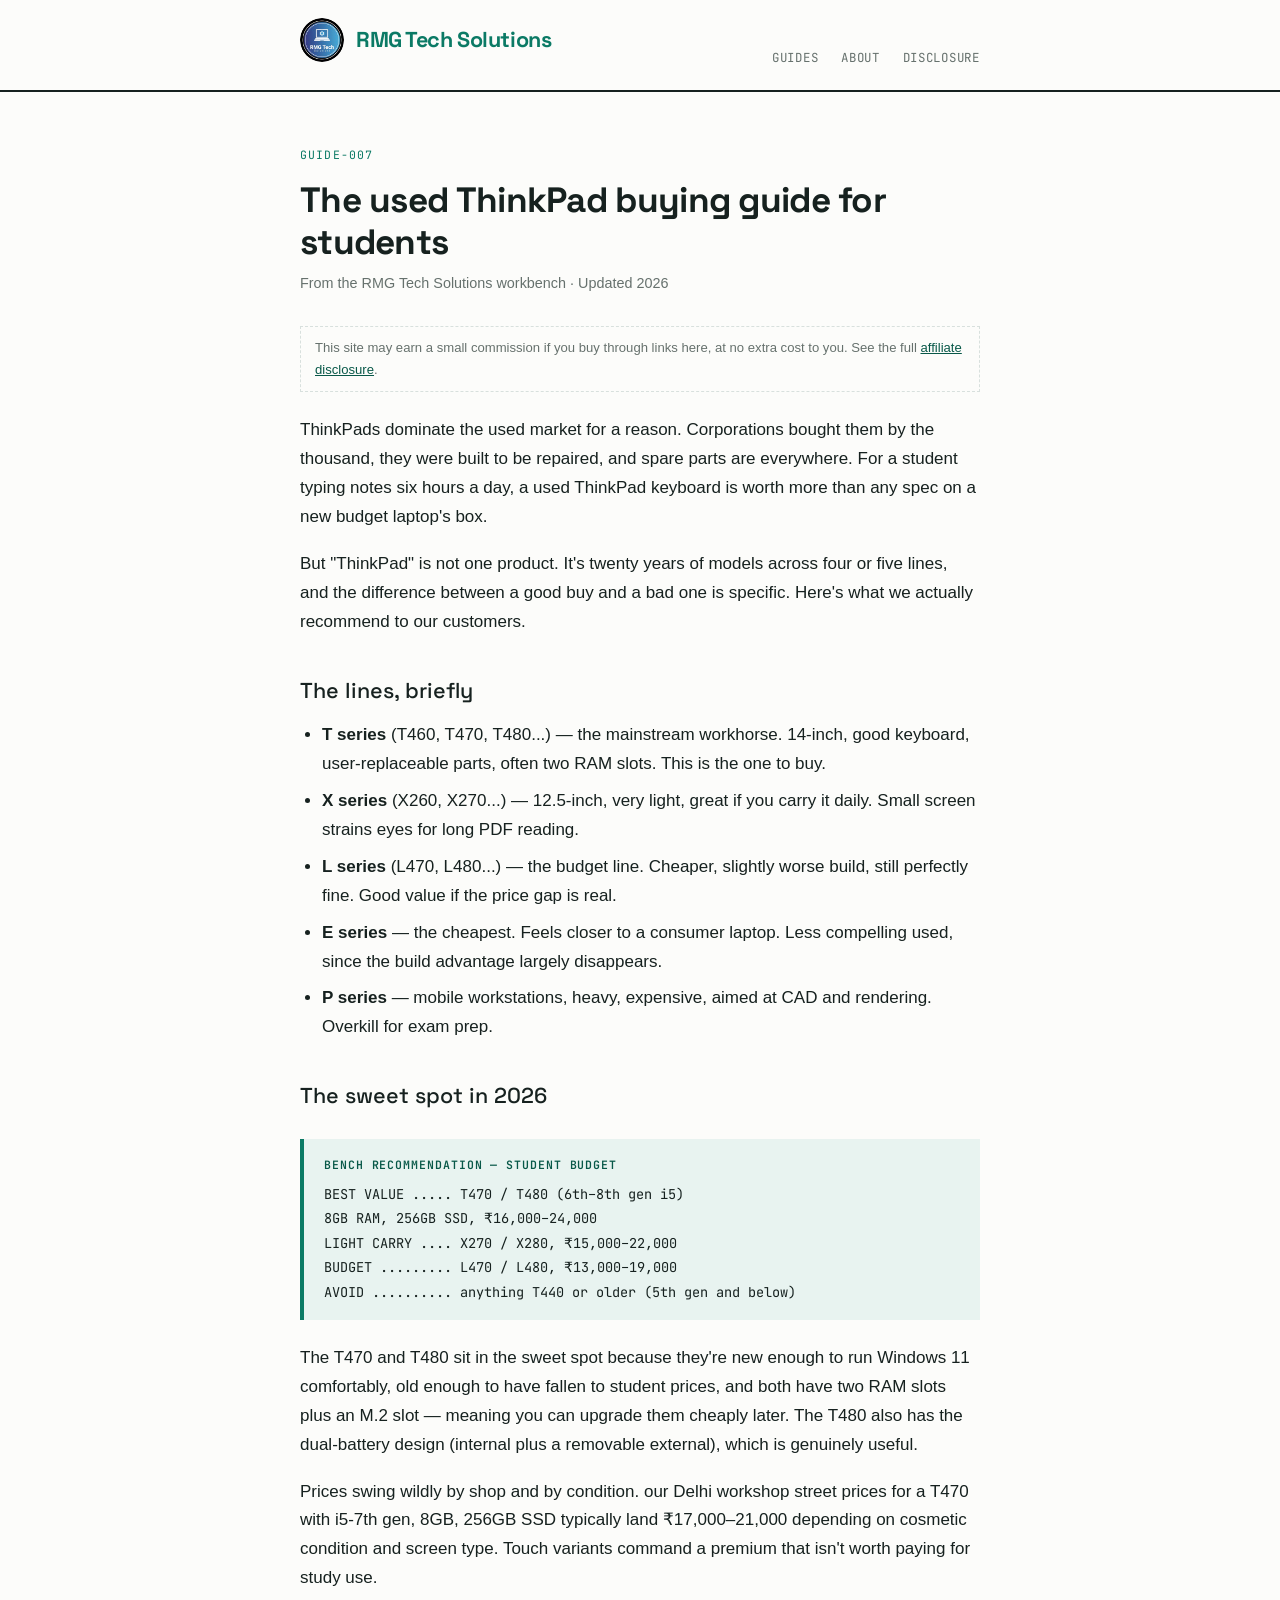
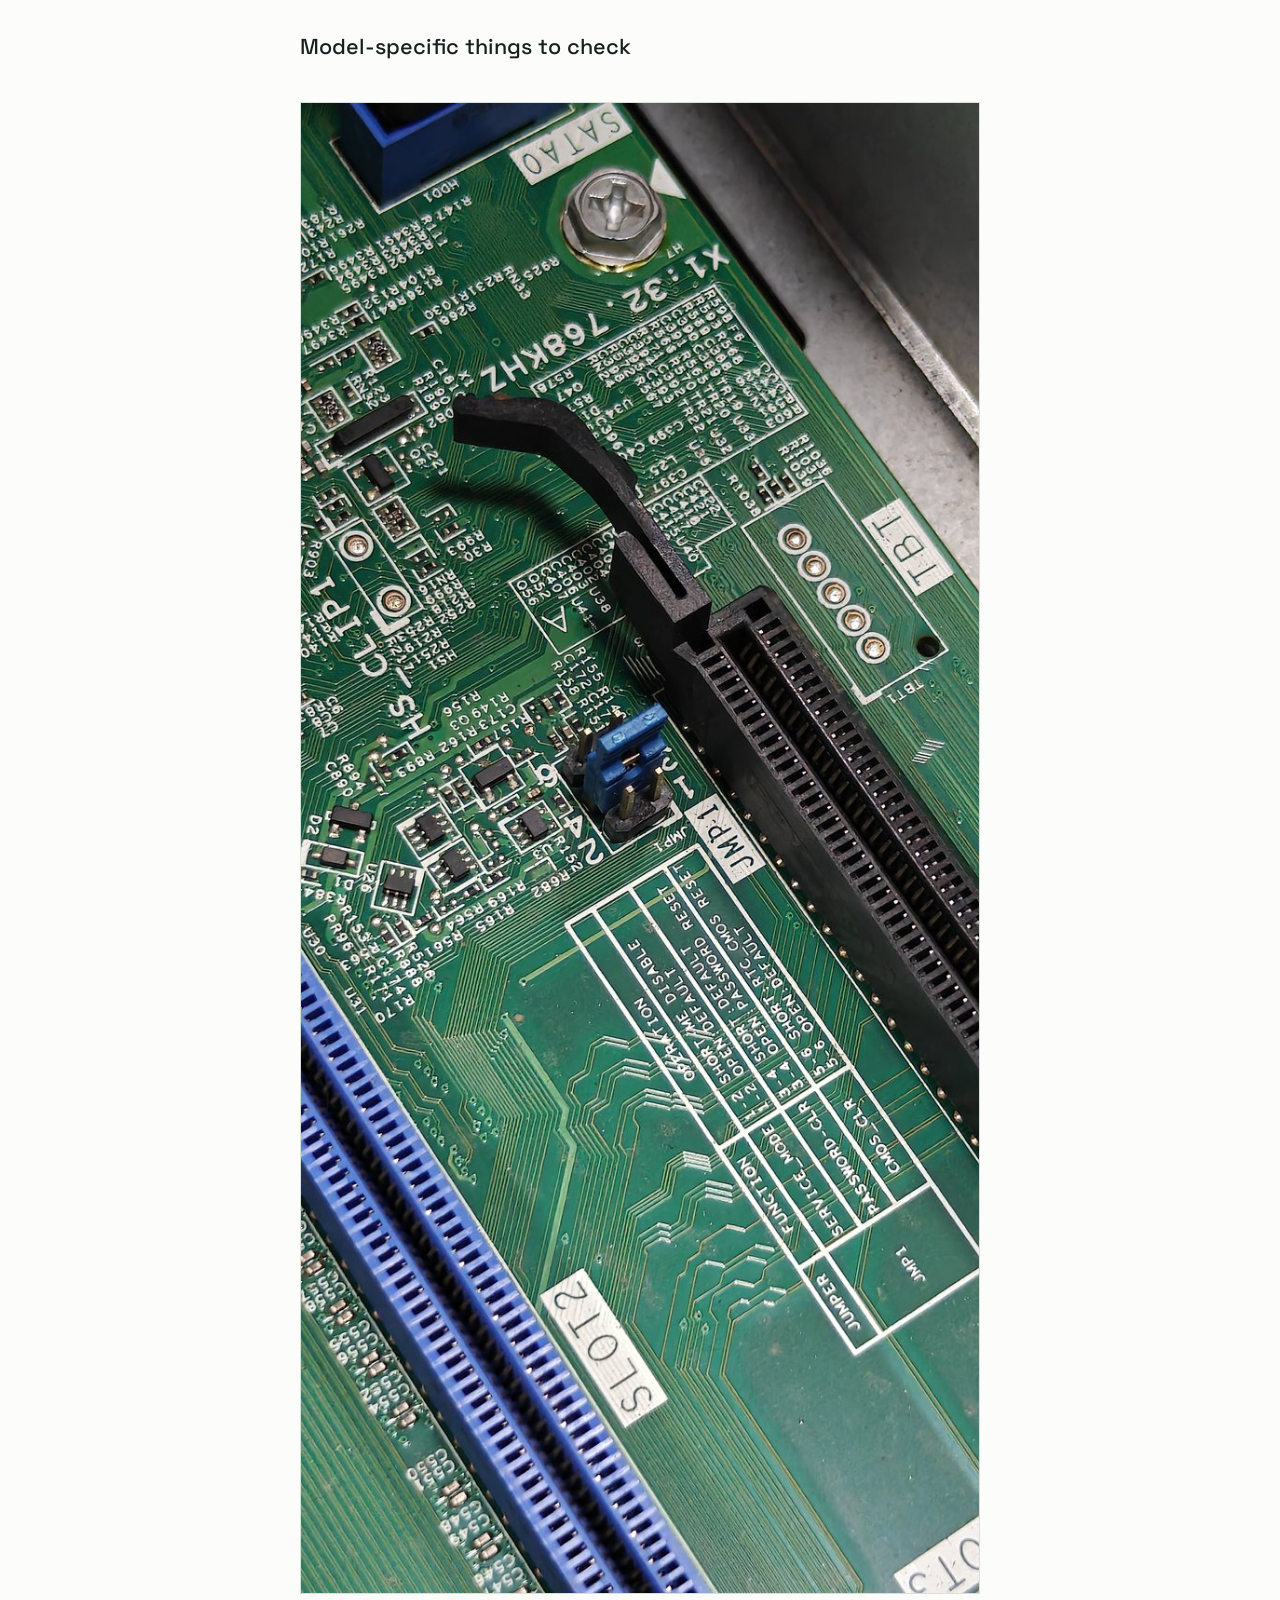
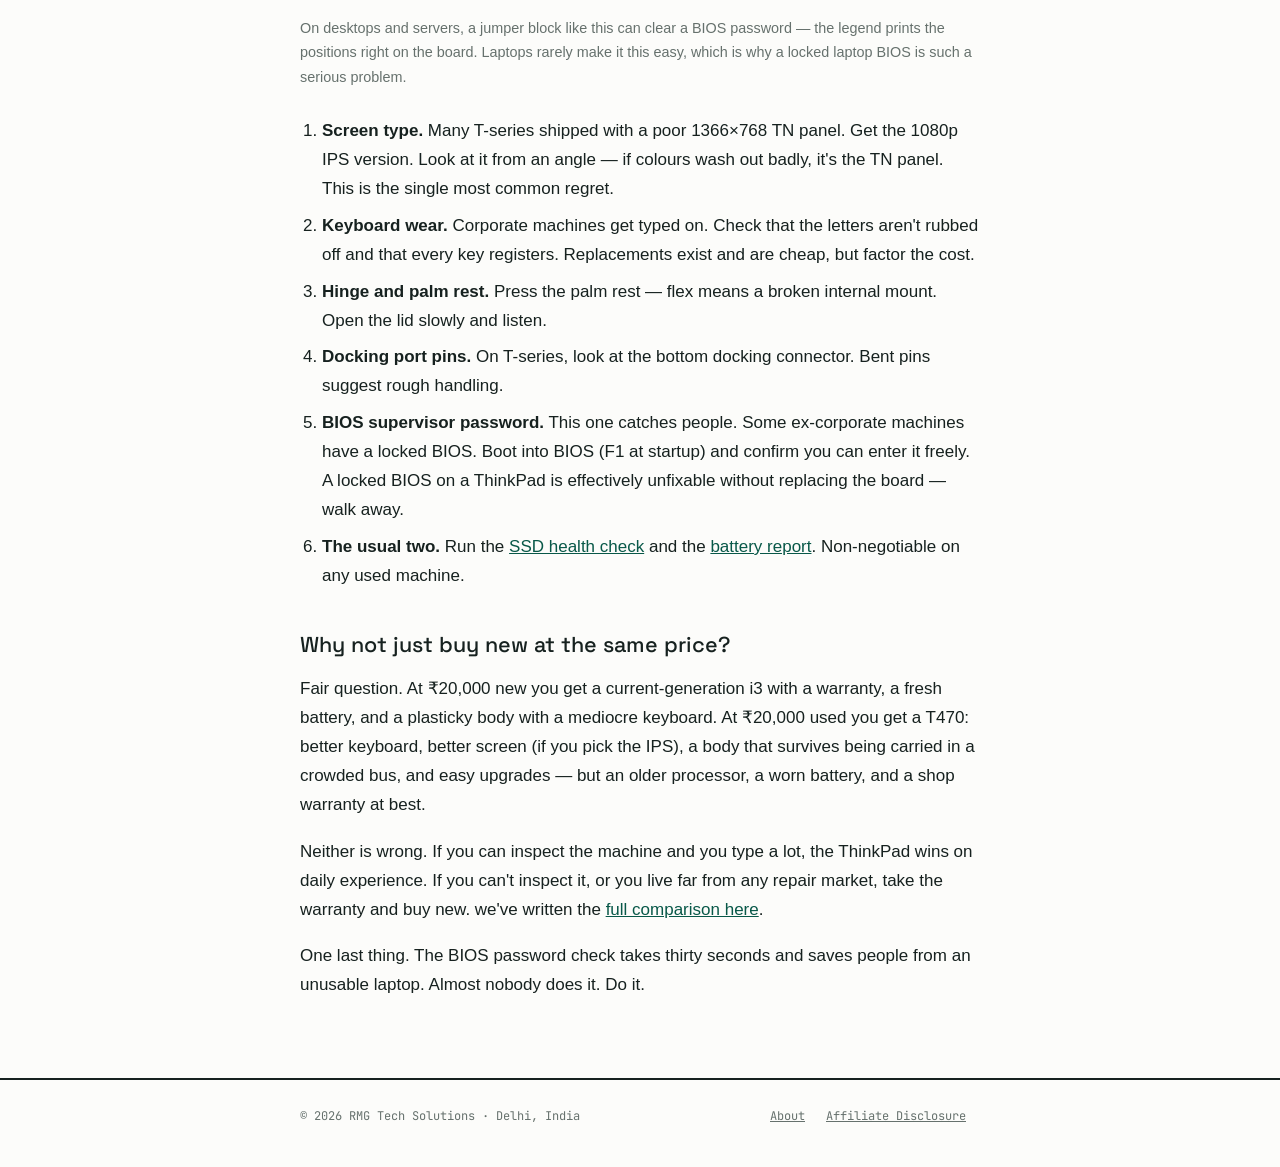
<file: thinkpad-buying-guide.html>
<!DOCTYPE html>
<html lang="en">
<head>
<meta charset="UTF-8">
<meta name="viewport" content="width=device-width, initial-scale=1.0">
<title>Used ThinkPad buying guide for students — RMG Tech Solutions</title>
<meta name="description" content="Which used ThinkPad models are worth buying in 2026, what they should cost in the Delhi market, and the model-specific faults to check for.">
<link rel="stylesheet" href="style.css">
</head>
<body>

<header>
  <div class="wrap">
    <a class="logo" href="index.html"><img src="rmg-logo.jpg" alt="RMG Tech Solutions" class="logo-img"><span class="logo-text">RMG<span class="accent"> Tech Solutions</span></span></a>
    <nav>
      <a href="index.html">Guides</a>
      <a href="about.html">About</a>
      <a href="disclosure.html">Disclosure</a>
    </nav>
  </div>
</header>

<article>
  <div class="wrap">
    <span class="kicker">GUIDE-007</span>
    <h1>The used ThinkPad buying guide for students</h1>
    <p class="byline">From the RMG Tech Solutions workbench · Updated 2026</p>

    <div class="disclosure-note">This site may earn a small commission if you buy through links here, at no extra cost to you. See the full <a href="disclosure.html">affiliate disclosure</a>.</div>

    <p>ThinkPads dominate the used market for a reason. Corporations bought them by the thousand, they were built to be repaired, and spare parts are everywhere. For a student typing notes six hours a day, a used ThinkPad keyboard is worth more than any spec on a new budget laptop's box.</p>

    <p>But "ThinkPad" is not one product. It's twenty years of models across four or five lines, and the difference between a good buy and a bad one is specific. Here's what we actually recommend to our customers.</p>

    <h2>The lines, briefly</h2>
    <ul>
      <li><strong>T series</strong> (T460, T470, T480...) — the mainstream workhorse. 14-inch, good keyboard, user-replaceable parts, often two RAM slots. This is the one to buy.</li>
      <li><strong>X series</strong> (X260, X270...) — 12.5-inch, very light, great if you carry it daily. Small screen strains eyes for long PDF reading.</li>
      <li><strong>L series</strong> (L470, L480...) — the budget line. Cheaper, slightly worse build, still perfectly fine. Good value if the price gap is real.</li>
      <li><strong>E series</strong> — the cheapest. Feels closer to a consumer laptop. Less compelling used, since the build advantage largely disappears.</li>
      <li><strong>P series</strong> — mobile workstations, heavy, expensive, aimed at CAD and rendering. Overkill for exam prep.</li>
    </ul>

    <h2>The sweet spot in 2026</h2>

    <div class="spec-strip"><span class="label">Bench recommendation — student budget</span>BEST VALUE ..... T470 / T480 (6th–8th gen i5)
               8GB RAM, 256GB SSD, ₹16,000–24,000
LIGHT CARRY .... X270 / X280, ₹15,000–22,000
BUDGET ......... L470 / L480, ₹13,000–19,000
AVOID .......... anything T440 or older (5th gen and below)</div>

    <p>The T470 and T480 sit in the sweet spot because they're new enough to run Windows 11 comfortably, old enough to have fallen to student prices, and both have two RAM slots plus an M.2 slot — meaning you can upgrade them cheaply later. The T480 also has the dual-battery design (internal plus a removable external), which is genuinely useful.</p>

    <p>Prices swing wildly by shop and by condition. our Delhi workshop street prices for a T470 with i5-7th gen, 8GB, 256GB SSD typically land ₹17,000–21,000 depending on cosmetic condition and screen type. Touch variants command a premium that isn't worth paying for study use.</p>

    <h2>Model-specific things to check</h2>

    <img src="bios-jumper.jpg" alt="A motherboard jumper block with a printed legend showing CMOS clear and password reset positions." style="width:100%; height:auto; margin:24px 0; border:1px solid var(--rule);">
    <p class="byline" style="margin-top:-12px; margin-bottom:28px;">On desktops and servers, a jumper block like this can clear a BIOS password — the legend prints the positions right on the board. Laptops rarely make it this easy, which is why a locked laptop BIOS is such a serious problem.</p>
    <ol>
      <li><strong>Screen type.</strong> Many T-series shipped with a poor 1366×768 TN panel. Get the 1080p IPS version. Look at it from an angle — if colours wash out badly, it's the TN panel. This is the single most common regret.</li>
      <li><strong>Keyboard wear.</strong> Corporate machines get typed on. Check that the letters aren't rubbed off and that every key registers. Replacements exist and are cheap, but factor the cost.</li>
      <li><strong>Hinge and palm rest.</strong> Press the palm rest — flex means a broken internal mount. Open the lid slowly and listen.</li>
      <li><strong>Docking port pins.</strong> On T-series, look at the bottom docking connector. Bent pins suggest rough handling.</li>
      <li><strong>BIOS supervisor password.</strong> This one catches people. Some ex-corporate machines have a locked BIOS. Boot into BIOS (F1 at startup) and confirm you can enter it freely. A locked BIOS on a ThinkPad is effectively unfixable without replacing the board — walk away.</li>
      <li><strong>The usual two.</strong> Run the <a href="ssd-health-check.html">SSD health check</a> and the <a href="battery-health-check.html">battery report</a>. Non-negotiable on any used machine.</li>
    </ol>

    <h2>Why not just buy new at the same price?</h2>
    <p>Fair question. At ₹20,000 new you get a current-generation i3 with a warranty, a fresh battery, and a plasticky body with a mediocre keyboard. At ₹20,000 used you get a T470: better keyboard, better screen (if you pick the IPS), a body that survives being carried in a crowded bus, and easy upgrades — but an older processor, a worn battery, and a shop warranty at best.</p>
    <p>Neither is wrong. If you can inspect the machine and you type a lot, the ThinkPad wins on daily experience. If you can't inspect it, or you live far from any repair market, take the warranty and buy new. we've written the <a href="new-vs-used-laptop.html">full comparison here</a>.</p>

    <p>One last thing. The BIOS password check takes thirty seconds and saves people from an unusable laptop. Almost nobody does it. Do it.</p>
  </div>
</article>

<footer>
  <div class="wrap">
    <p>© 2026 RMG Tech Solutions · Delhi, India</p>
    <p>
      <a href="about.html">About</a>
      <a href="disclosure.html">Affiliate Disclosure</a>
    </p>
  </div>
</footer>

</body>
</html>
</file>
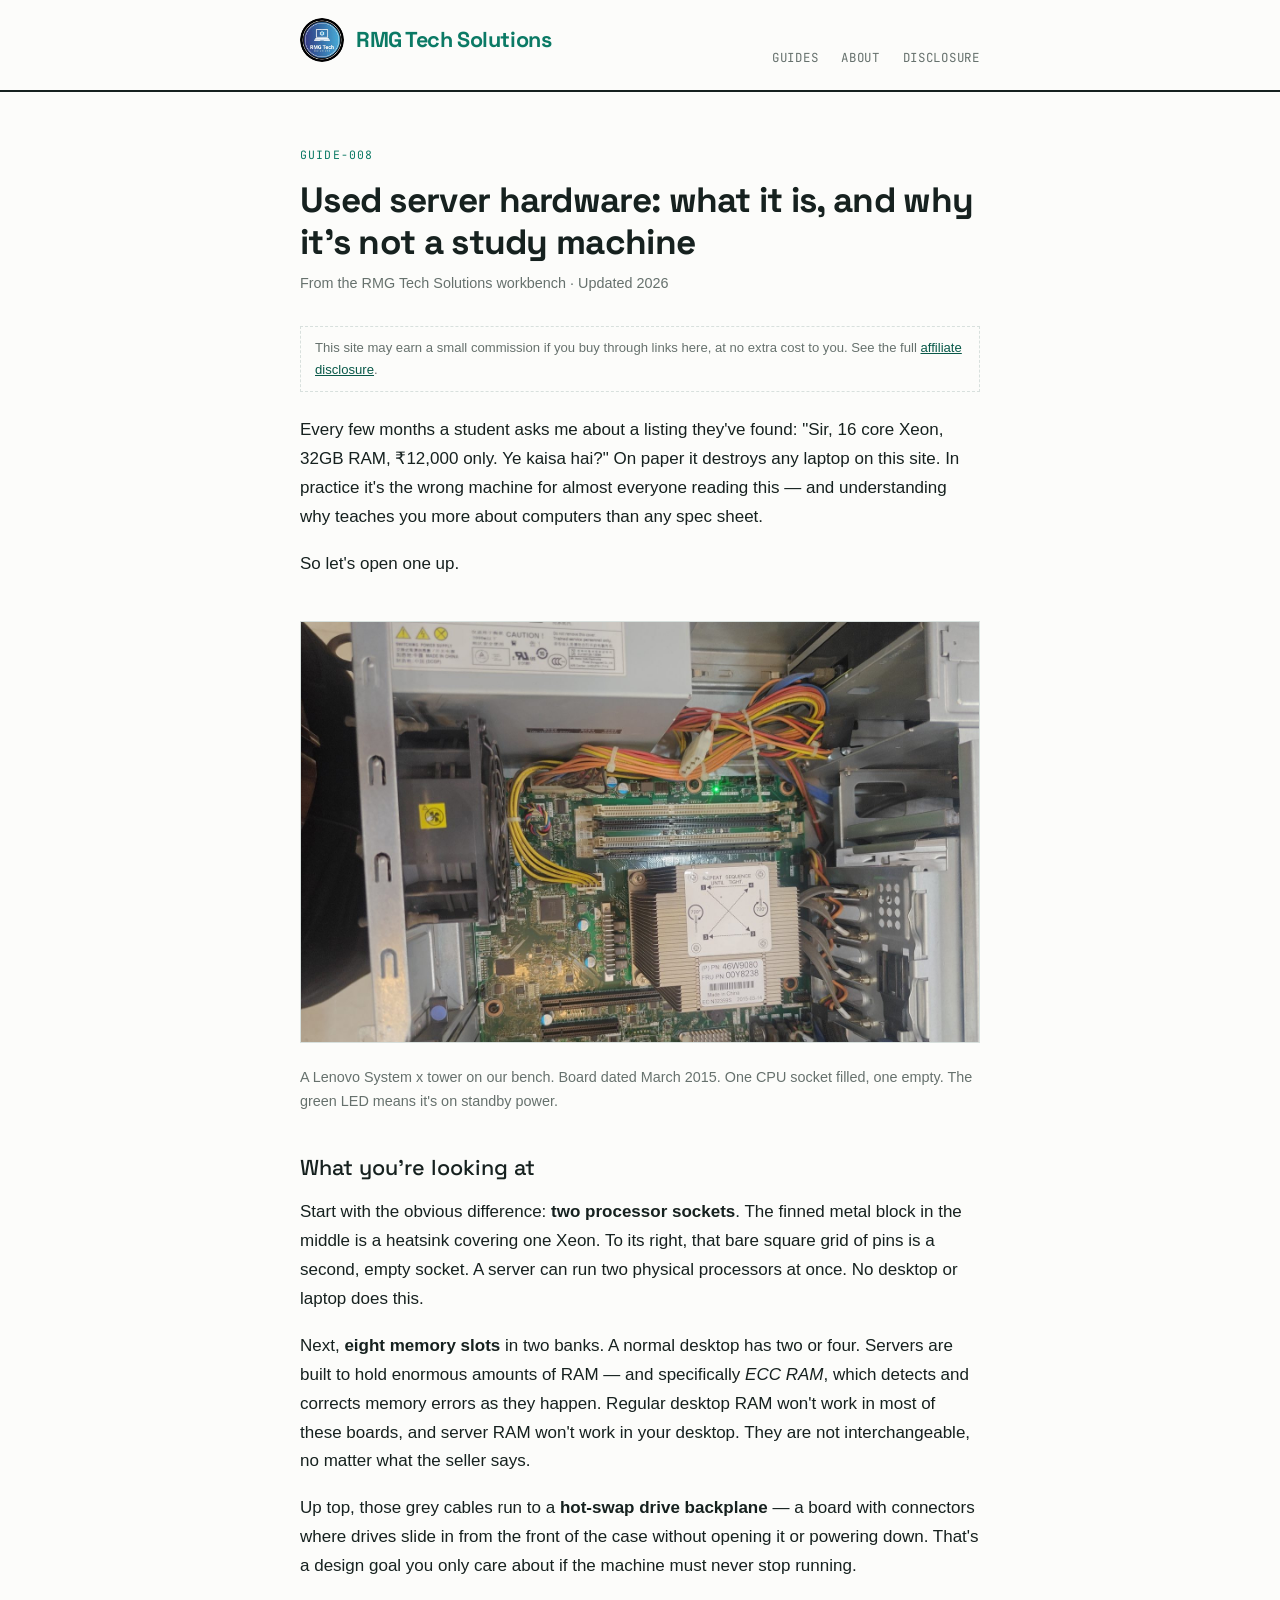
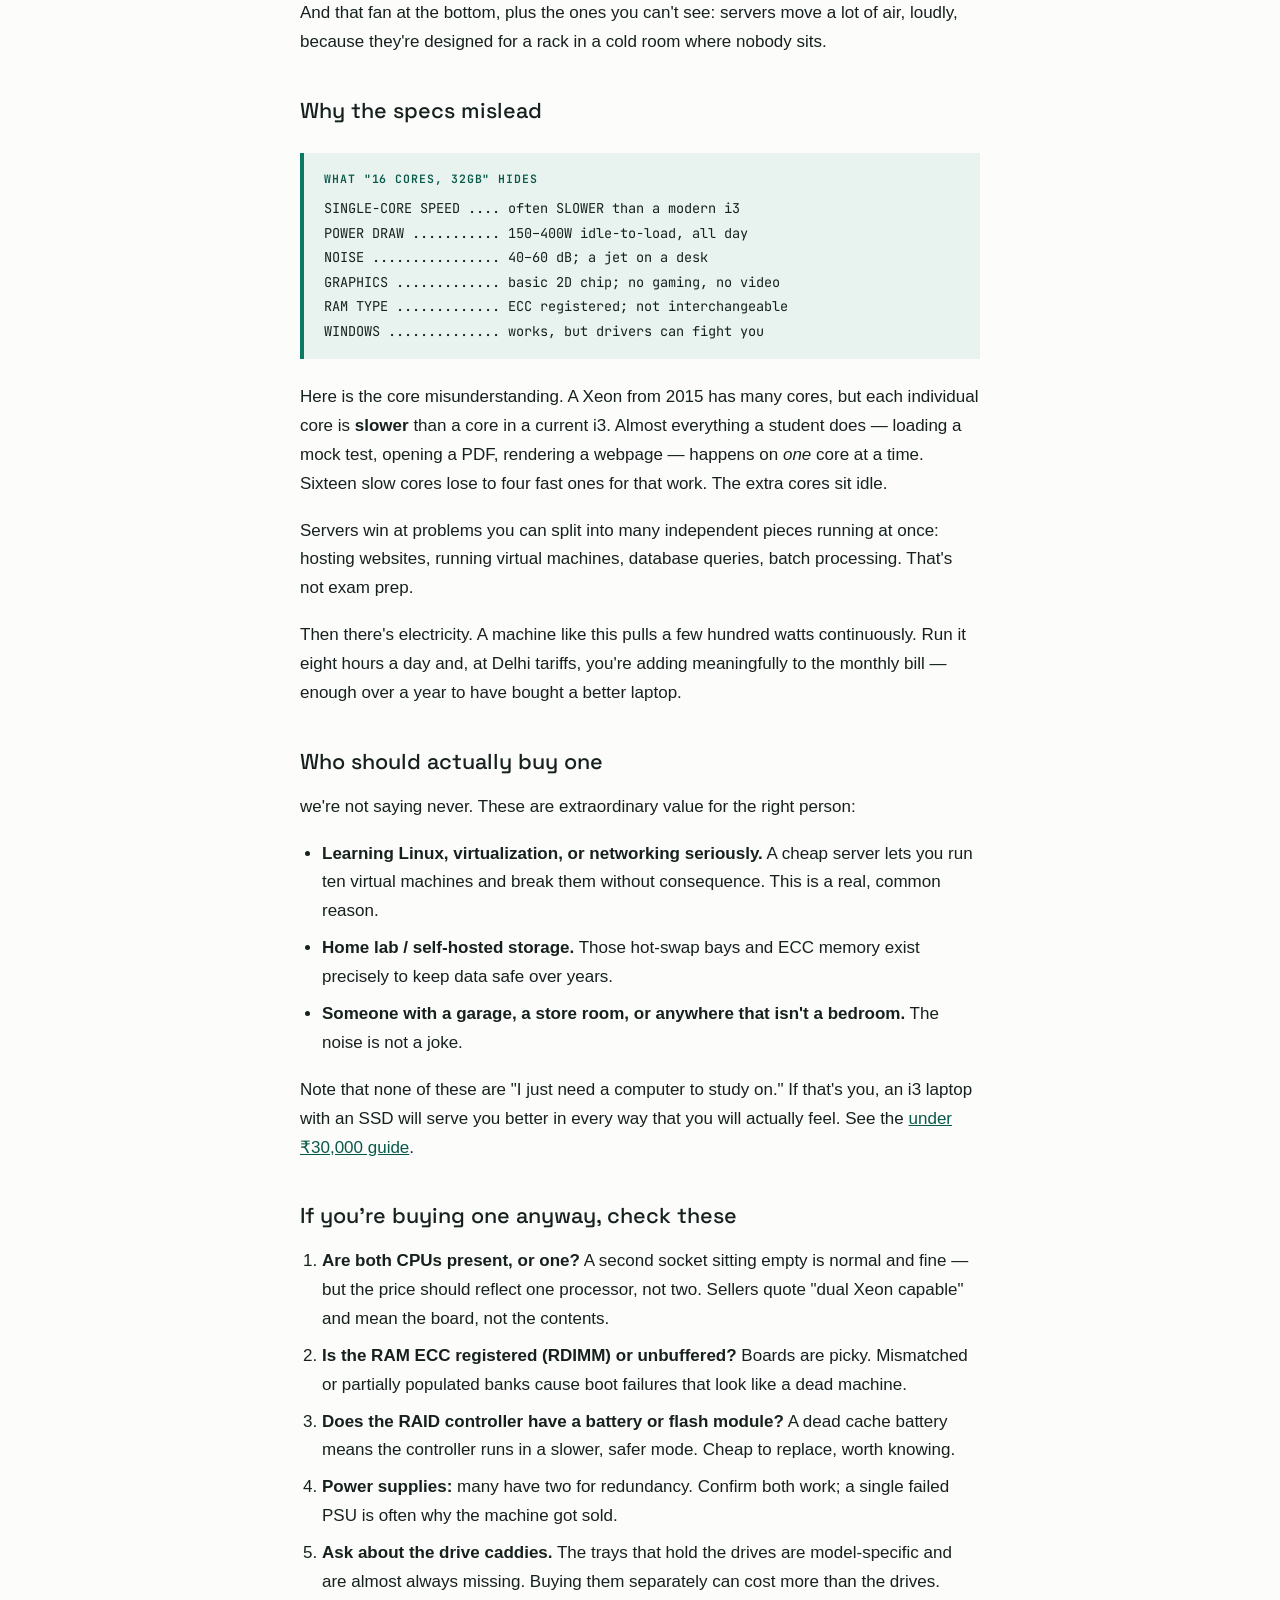
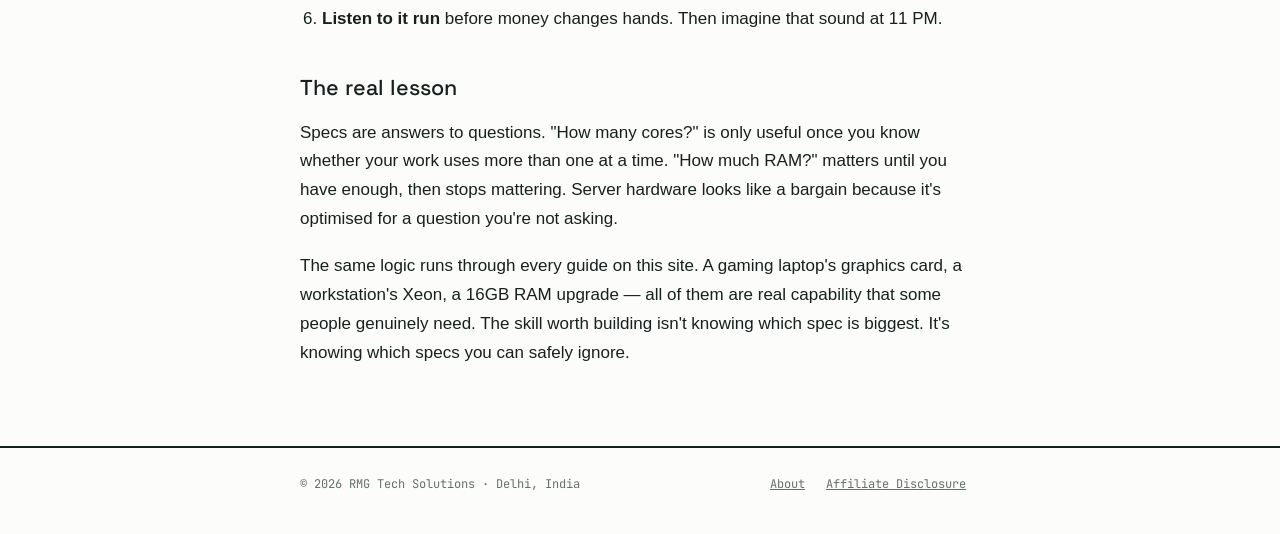
<file: used-server-hardware.html>
<!DOCTYPE html>
<html lang="en">
<head>
<meta charset="UTF-8">
<meta name="viewport" content="width=device-width, initial-scale=1.0">
<title>Used server hardware: what it is, and why it's not a study machine — RMG Tech Solutions</title>
<meta name="description" content="Cheap used servers look like incredible value on paper. Here's what's actually inside one, why the specs mislead, and who should genuinely buy one.">
<link rel="stylesheet" href="style.css">
</head>
<body>

<header>
  <div class="wrap">
    <a class="logo" href="index.html"><img src="rmg-logo.jpg" alt="RMG Tech Solutions" class="logo-img"><span class="logo-text">RMG<span class="accent"> Tech Solutions</span></span></a>
    <nav>
      <a href="index.html">Guides</a>
      <a href="about.html">About</a>
      <a href="disclosure.html">Disclosure</a>
    </nav>
  </div>
</header>

<article>
  <div class="wrap">
    <span class="kicker">GUIDE-008</span>
    <h1>Used server hardware: what it is, and why it's not a study machine</h1>
    <p class="byline">From the RMG Tech Solutions workbench · Updated 2026</p>

    <div class="disclosure-note">This site may earn a small commission if you buy through links here, at no extra cost to you. See the full <a href="disclosure.html">affiliate disclosure</a>.</div>

    <p>Every few months a student asks me about a listing they've found: "Sir, 16 core Xeon, 32GB RAM, ₹12,000 only. Ye kaisa hai?" On paper it destroys any laptop on this site. In practice it's the wrong machine for almost everyone reading this — and understanding why teaches you more about computers than any spec sheet.</p>

    <p>So let's open one up.</p>

    <img src="server-board.jpg" alt="Inside a Lenovo System x tower server on the workbench: dual CPU sockets with one populated, eight DIMM slots, hot-swap drive backplane cables, and the power supply on the left." style="width:100%; height:auto; margin:24px 0; border:1px solid var(--rule);">

    <p class="byline" style="margin-top:-12px; margin-bottom:32px;">A Lenovo System x tower on our bench. Board dated March 2015. One CPU socket filled, one empty. The green LED means it's on standby power.</p>

    <h2>What you're looking at</h2>

    <p>Start with the obvious difference: <strong>two processor sockets</strong>. The finned metal block in the middle is a heatsink covering one Xeon. To its right, that bare square grid of pins is a second, empty socket. A server can run two physical processors at once. No desktop or laptop does this.</p>

    <p>Next, <strong>eight memory slots</strong> in two banks. A normal desktop has two or four. Servers are built to hold enormous amounts of RAM — and specifically <em>ECC RAM</em>, which detects and corrects memory errors as they happen. Regular desktop RAM won't work in most of these boards, and server RAM won't work in your desktop. They are not interchangeable, no matter what the seller says.</p>

    <p>Up top, those grey cables run to a <strong>hot-swap drive backplane</strong> — a board with connectors where drives slide in from the front of the case without opening it or powering down. That's a design goal you only care about if the machine must never stop running.</p>

    <p>And that fan at the bottom, plus the ones you can't see: servers move a lot of air, loudly, because they're designed for a rack in a cold room where nobody sits.</p>

    <h2>Why the specs mislead</h2>

    <div class="spec-strip"><span class="label">What "16 cores, 32GB" hides</span>SINGLE-CORE SPEED .... often SLOWER than a modern i3
POWER DRAW ........... 150–400W idle-to-load, all day
NOISE ................ 40–60 dB; a jet on a desk
GRAPHICS ............. basic 2D chip; no gaming, no video
RAM TYPE ............. ECC registered; not interchangeable
WINDOWS .............. works, but drivers can fight you</div>

    <p>Here is the core misunderstanding. A Xeon from 2015 has many cores, but each individual core is <strong>slower</strong> than a core in a current i3. Almost everything a student does — loading a mock test, opening a PDF, rendering a webpage — happens on <em>one</em> core at a time. Sixteen slow cores lose to four fast ones for that work. The extra cores sit idle.</p>

    <p>Servers win at problems you can split into many independent pieces running at once: hosting websites, running virtual machines, database queries, batch processing. That's not exam prep.</p>

    <p>Then there's electricity. A machine like this pulls a few hundred watts continuously. Run it eight hours a day and, at Delhi tariffs, you're adding meaningfully to the monthly bill — enough over a year to have bought a better laptop.</p>

    <h2>Who should actually buy one</h2>

    <p>we're not saying never. These are extraordinary value for the right person:</p>
    <ul>
      <li><strong>Learning Linux, virtualization, or networking seriously.</strong> A cheap server lets you run ten virtual machines and break them without consequence. This is a real, common reason.</li>
      <li><strong>Home lab / self-hosted storage.</strong> Those hot-swap bays and ECC memory exist precisely to keep data safe over years.</li>
      <li><strong>Someone with a garage, a store room, or anywhere that isn't a bedroom.</strong> The noise is not a joke.</li>
    </ul>

    <p>Note that none of these are "I just need a computer to study on." If that's you, an i3 laptop with an SSD will serve you better in every way that you will actually feel. See the <a href="best-laptops-under-30000.html">under ₹30,000 guide</a>.</p>

    <h2>If you're buying one anyway, check these</h2>
    <ol>
      <li><strong>Are both CPUs present, or one?</strong> A second socket sitting empty is normal and fine — but the price should reflect one processor, not two. Sellers quote "dual Xeon capable" and mean the board, not the contents.</li>
      <li><strong>Is the RAM ECC registered (RDIMM) or unbuffered?</strong> Boards are picky. Mismatched or partially populated banks cause boot failures that look like a dead machine.</li>
      <li><strong>Does the RAID controller have a battery or flash module?</strong> A dead cache battery means the controller runs in a slower, safer mode. Cheap to replace, worth knowing.</li>
      <li><strong>Power supplies:</strong> many have two for redundancy. Confirm both work; a single failed PSU is often why the machine got sold.</li>
      <li><strong>Ask about the drive caddies.</strong> The trays that hold the drives are model-specific and are almost always missing. Buying them separately can cost more than the drives.</li>
      <li><strong>Listen to it run</strong> before money changes hands. Then imagine that sound at 11 PM.</li>
    </ol>

    <h2>The real lesson</h2>

    <p>Specs are answers to questions. "How many cores?" is only useful once you know whether your work uses more than one at a time. "How much RAM?" matters until you have enough, then stops mattering. Server hardware looks like a bargain because it's optimised for a question you're not asking.</p>

    <p>The same logic runs through every guide on this site. A gaming laptop's graphics card, a workstation's Xeon, a 16GB RAM upgrade — all of them are real capability that some people genuinely need. The skill worth building isn't knowing which spec is biggest. It's knowing which specs you can safely ignore.</p>
  </div>
</article>

<footer>
  <div class="wrap">
    <p>© 2026 RMG Tech Solutions · Delhi, India</p>
    <p>
      <a href="about.html">About</a>
      <a href="disclosure.html">Affiliate Disclosure</a>
    </p>
  </div>
</footer>

</body>
</html>
</file>
<file: style.css>
/* LaptopSahi — workshop spec-sheet theme */
@import url('https://fonts.googleapis.com/css2?family=Space+Grotesk:wght@500;700&family=JetBrains+Mono:wght@400;600&display=swap');

:root {
  --paper: #FCFCFA;
  --ink: #16211F;
  --bench: #0B7A65;
  --bench-dark: #085848;
  --mint: #E8F3F0;
  --meta: #66716D;
  --rule: #D8E0DD;
}

* { margin: 0; padding: 0; box-sizing: border-box; }

body {
  background: var(--paper);
  color: var(--ink);
  font-family: -apple-system, BlinkMacSystemFont, "Segoe UI", Roboto, "Helvetica Neue", Arial, sans-serif;
  font-size: 17px;
  line-height: 1.7;
}

.wrap { max-width: 720px; margin: 0 auto; padding: 0 20px; }

/* Header */
header {
  border-bottom: 2px solid var(--ink);
  padding: 18px 0;
}
header .wrap { display: flex; align-items: baseline; justify-content: space-between; flex-wrap: wrap; gap: 8px; }
.logo {
  font-family: 'Space Grotesk', sans-serif;
  font-weight: 700;
  font-size: 1.35rem;
  text-decoration: none;
  color: var(--ink);
  letter-spacing: -0.02em;
  display: flex;
  align-items: center;
  gap: 12px;
}
.logo-img {
  height: 44px;
  width: 44px;
  border-radius: 50%;
  display: block;
}
.logo-text { display: inline; }
.logo .accent { color: var(--bench); }
.logo span { color: var(--bench); }
nav a {
  font-family: 'JetBrains Mono', monospace;
  font-size: 0.78rem;
  text-transform: uppercase;
  letter-spacing: 0.06em;
  color: var(--meta);
  text-decoration: none;
  margin-left: 18px;
}
nav a:hover { color: var(--bench); }

/* Hero */
.hero { padding: 56px 0 40px; border-bottom: 1px solid var(--rule); }
.hero .kicker {
  font-family: 'JetBrains Mono', monospace;
  font-size: 0.75rem;
  text-transform: uppercase;
  letter-spacing: 0.1em;
  color: var(--bench);
  margin-bottom: 14px;
}
.hero h1 {
  font-family: 'Space Grotesk', sans-serif;
  font-weight: 700;
  font-size: clamp(1.8rem, 5vw, 2.6rem);
  line-height: 1.15;
  letter-spacing: -0.02em;
  margin-bottom: 16px;
}
.hero p { color: var(--meta); max-width: 560px; }

/* Article list */
.article-list { padding: 36px 0 60px; }
.article-card {
  display: block;
  text-decoration: none;
  color: var(--ink);
  padding: 22px 0;
  border-bottom: 1px solid var(--rule);
}
.article-card .num {
  font-family: 'JetBrains Mono', monospace;
  font-size: 0.72rem;
  color: var(--bench);
  letter-spacing: 0.08em;
}
.article-card h2 {
  font-family: 'Space Grotesk', sans-serif;
  font-weight: 500;
  font-size: 1.25rem;
  margin: 6px 0 6px;
  line-height: 1.3;
}
.article-card:hover h2 { color: var(--bench-dark); text-decoration: underline; text-underline-offset: 4px; }
.article-card p { color: var(--meta); font-size: 0.95rem; }

/* Article page */
article { padding: 48px 0 40px; }
article .kicker {
  font-family: 'JetBrains Mono', monospace;
  font-size: 0.72rem;
  text-transform: uppercase;
  letter-spacing: 0.1em;
  color: var(--bench);
}
article h1 {
  font-family: 'Space Grotesk', sans-serif;
  font-weight: 700;
  font-size: clamp(1.6rem, 4.5vw, 2.2rem);
  line-height: 1.2;
  letter-spacing: -0.02em;
  margin: 10px 0 8px;
}
article .byline { color: var(--meta); font-size: 0.9rem; margin-bottom: 30px; }
article h2 {
  font-family: 'Space Grotesk', sans-serif;
  font-weight: 500;
  font-size: 1.35rem;
  margin: 36px 0 12px;
}
article p { margin-bottom: 18px; }
article ul, article ol { margin: 0 0 18px 22px; }
article li { margin-bottom: 8px; }
article a { color: var(--bench-dark); }

/* Signature element: spec strip — bench diagnostic printout */
.spec-strip {
  background: var(--mint);
  border-left: 4px solid var(--bench);
  font-family: 'JetBrains Mono', monospace;
  font-size: 0.85rem;
  line-height: 1.8;
  padding: 16px 20px;
  margin: 24px 0;
  white-space: pre-line;
}
.spec-strip .label {
  display: block;
  font-weight: 600;
  text-transform: uppercase;
  letter-spacing: 0.08em;
  font-size: 0.72rem;
  color: var(--bench-dark);
  margin-bottom: 6px;
}

/* Disclosure note */
.disclosure-note {
  font-size: 0.82rem;
  color: var(--meta);
  border: 1px dashed var(--rule);
  padding: 10px 14px;
  margin: 24px 0;
}

/* Footer */
footer {
  border-top: 2px solid var(--ink);
  padding: 26px 0 40px;
  margin-top: 20px;
}
footer .wrap { display: flex; justify-content: space-between; flex-wrap: wrap; gap: 10px; }
footer p, footer a {
  font-family: 'JetBrains Mono', monospace;
  font-size: 0.75rem;
  color: var(--meta);
}
footer a { margin-right: 14px; }

a:focus-visible, .article-card:focus-visible {
  outline: 3px solid var(--bench);
  outline-offset: 3px;
}

/* Services strip */
.services {
  display: grid;
  grid-template-columns: repeat(4, 1fr);
  gap: 1px;
  background: var(--rule);
  border: 1px solid var(--rule);
}
.svc {
  background: var(--mint);
  padding: 16px 14px;
  display: flex;
  flex-direction: column;
  gap: 4px;
}
.svc-t {
  font-family: 'Space Grotesk', sans-serif;
  font-weight: 700;
  font-size: 0.98rem;
  color: var(--bench-dark);
}
.svc-d {
  font-size: 0.8rem;
  color: var(--meta);
  line-height: 1.4;
}
@media (max-width: 640px) {
  .services { grid-template-columns: repeat(2, 1fr); }
}

@media (prefers-reduced-motion: reduce) {
  * { transition: none !important; }
}
</file>
